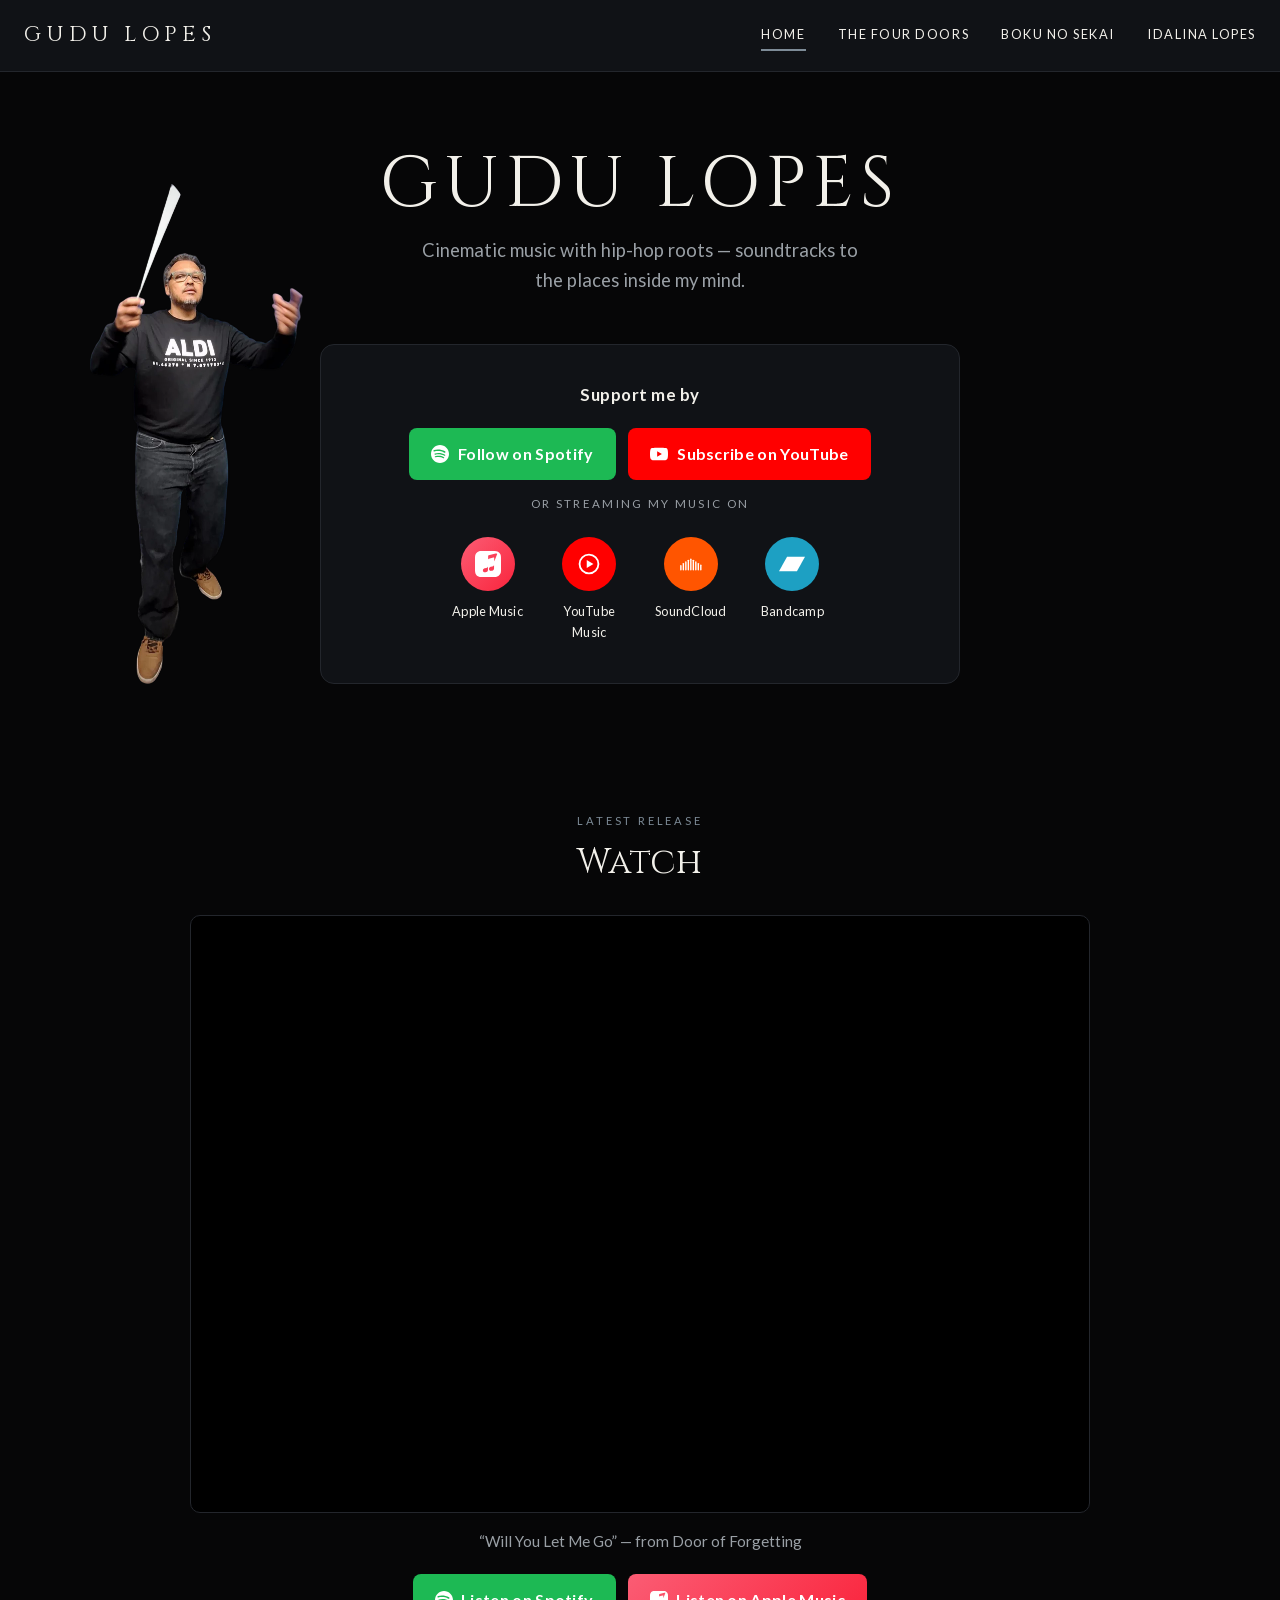
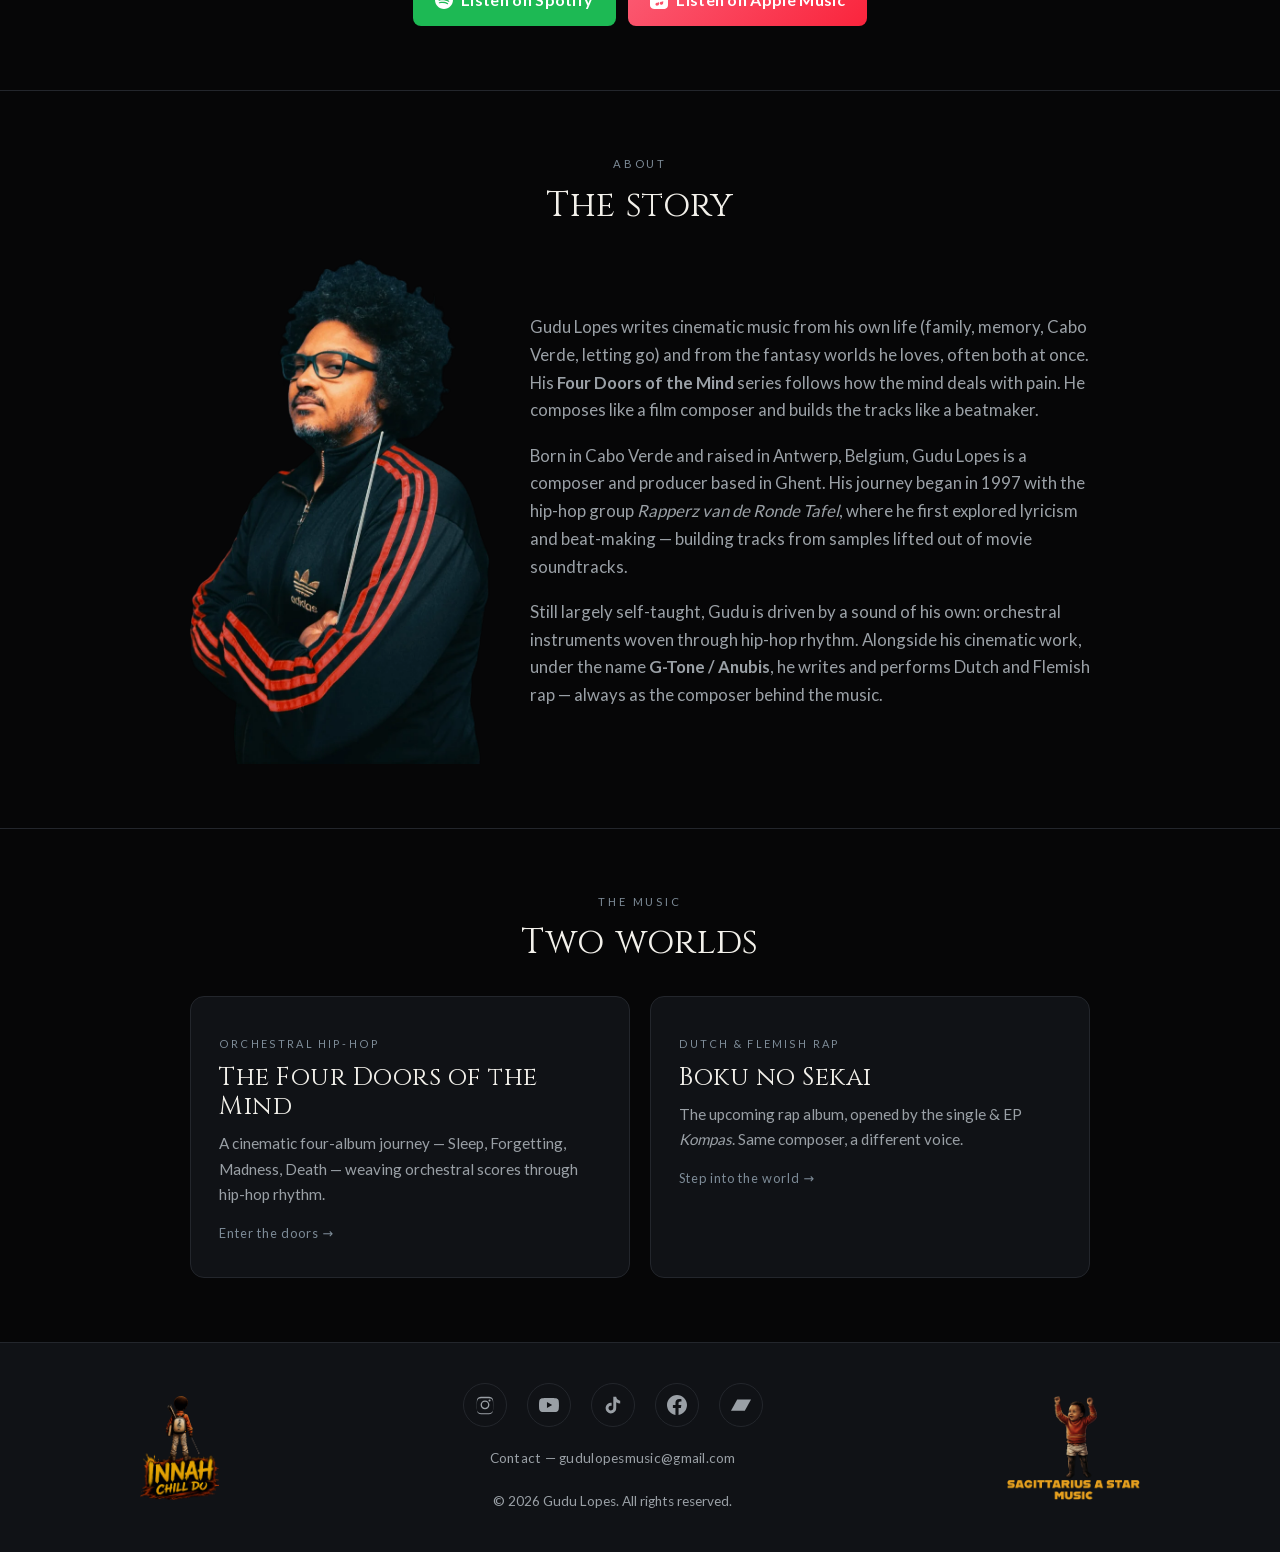
<file: index.html>
<!DOCTYPE html>
<html lang="en">
<head>
    <meta charset="UTF-8">
    <meta name="viewport" content="width=device-width, initial-scale=1.0">
    <meta name="theme-color" content="#060607">
    <!-- EDIT: PAGE TITLE (browser tab + Google result) -->
    <title>Gudu Lopes | Composer &amp; Producer</title>
    <!-- EDIT: SEARCH DESCRIPTION -->
    <meta name="description" content="Cinematic music with hip-hop roots — soundtracks to the places inside his mind. Gudu Lopes, composer and producer from Ghent, Belgium. Listen on Spotify, Apple Music and YouTube.">

    <meta property="og:type" content="music.musician">
    <meta property="og:site_name" content="Gudu Lopes">
    <meta property="og:title" content="Gudu Lopes | Composer &amp; Producer">
    <meta property="og:description" content="Cinematic music with hip-hop roots — soundtracks to the places inside his mind. Gudu Lopes, composer and producer from Ghent, Belgium. Listen on Spotify, Apple Music and YouTube.">
    <meta property="og:url" content="https://gudulopes.com/">
    <meta property="og:image" content="https://gudulopes.com/assets/images/og-image.png">
    <meta property="og:image:width" content="1200">
    <meta property="og:image:height" content="630">
    <meta property="og:image:alt" content="Gudu Lopes">
    <meta name="twitter:card" content="summary_large_image">

    <link rel="icon" href="assets/images/favicon.png" type="image/png">
    <link rel="icon" sizes="32x32" href="assets/images/favicon-32.png" type="image/png">
    <link rel="apple-touch-icon" href="assets/images/favicon.png">
    <link rel="canonical" href="https://gudulopes.com/">
    <link rel="stylesheet" href="css/style.css?v=16">
</head>
<body>
    <a class="skip-link" href="#main">Skip to content</a>
    <script type="application/ld+json">
    {"@context":"https://schema.org","@type":"MusicGroup","name":"Gudu Lopes",
     "url":"https://gudulopes.com","genre":["Orchestral hip-hop","Hip-hop","Rap"],
     "sameAs":["https://open.spotify.com/artist/3lErfSGYrKxq03sB53J5Nc",
       "https://music.apple.com/be/artist/gudu-lopes/1650259241",
       "https://www.youtube.com/channel/UC9ApbYx-4tsoGPxydhpVU5Q",
       "https://music.youtube.com/channel/UCkzsEPMuonVdNBuLclTB6sQ",
       "https://soundcloud.com/gudulopes",
       "https://instagram.com/gudu_lopes",
       "https://gudulopes.bandcamp.com"]}
    </script>

    <!-- EDIT: PREMIERE BAR — only around a YouTube Premiere.
         To switch it on: delete the two short lines that wrap the aside below
         (the opening comment marker line just above it, and the closing
         comment marker line just below it).
         Fill in SONG TITLE, the date/time WITH timezone, and PASTE_ID.
         Keep the plain watch URL (no ?sub_confirmation=1) so visitors reach
         YouTube's "Notify me" button. After the premiere, wrap it again or delete it. -->
    <!--
    <aside class="premiere-bar" aria-label="Upcoming premiere">
        <span><strong>Premiere</strong> &middot; &ldquo;SONG TITLE&rdquo; &middot; DAY DD MON, HH:MM CET</span>
        <a href="https://www.youtube.com/watch?v=PASTE_ID" target="_blank" rel="noopener">Set a reminder</a>
    </aside>
    -->

    <!-- NAVIGATION — repeated on every page. Change a link here? Change it in
         every .html file (they each hold their own copy — no build step). -->
    <nav class="main-nav">
        <a href="index.html" class="logo">GUDU LOPES</a>
        <button class="nav-toggle" aria-label="Open menu" aria-controls="nav-links" aria-expanded="false">
            <span></span><span></span><span></span>
        </button>
        <ul class="nav-links" id="nav-links">
            <li><a href="index.html" aria-current="page">Home</a></li>
            <li><a href="four-doors.html">The Four Doors</a></li>
            <li><a href="boku-no-sekai.html">Boku no Sekai</a></li>
            <li><a href="idalina-lopes.html">Idalina Lopes</a></li>
        </ul>
    </nav>

    <main id="main">
        <header class="hero">
            <div class="hero-inner">
                <div class="hero-text">
                    <h1>GUDU LOPES</h1>
                    <!-- EDIT: TAGLINE -->
                    <p class="tagline">Cinematic music with hip-hop roots — soundtracks to the places inside my mind.</p>
                </div>
                <!-- EDIT: HERO FIGURE — swap the src to change the photo. -->
                <figure class="hero-figure">
                    <img src="assets/images/gudu-conducting.webp" alt="Gudu Lopes conducting mid-gesture, baton raised" width="425" height="1000" fetchpriority="high">
                </figure>
            </div>
        </header>

        <!-- ===================== STREAMING CARD ===================== -->
        <!-- EDIT: STREAMING LINKS — change only the address inside href="..." -->
        <section class="stream-section" aria-label="Listen to Gudu Lopes">
          <div class="stream-stage">
            <!-- Decorative conductor, desktop only — "conducts" the support card. -->
            <figure class="stream-figure" aria-hidden="true">
                <img src="assets/images/gudu-conducting.webp" alt="" width="425" height="1000" loading="lazy">
            </figure>
            <div class="stream-card">
                <h2>Support me by</h2>
                <!-- EDIT: PRIMARY ACTIONS — Follow on Spotify + Subscribe on YouTube.
                     The YouTube link uses ?sub_confirmation=1 to pop the subscribe prompt. -->
                <div class="follow-wrap">
                    <a class="btn-listen btn-spotify" href="https://open.spotify.com/artist/3lErfSGYrKxq03sB53J5Nc" target="_blank" rel="noopener">
                        <svg viewBox="0 0 24 24" width="18" height="18" fill="currentColor" aria-hidden="true"><path d="M12 0C5.4 0 0 5.4 0 12s5.4 12 12 12 12-5.4 12-12S18.66 0 12 0zm5.521 17.34c-.24.359-.66.48-1.021.24-2.82-1.74-6.36-2.101-10.561-1.141-.418.122-.779-.179-.899-.539-.12-.421.18-.78.54-.9 4.56-1.021 8.52-.6 11.64 1.32.42.18.54.659.301 1.02zm1.44-3.3c-.301.42-.84.6-1.262.3-3.239-1.98-8.159-2.58-11.939-1.38-.479.12-1.02-.12-1.14-.6-.12-.48.12-1.021.6-1.141C9.6 9.9 15 10.561 18.72 12.84c.361.181.54.84.241 1.2zM17.52 10.2C13.68 7.92 7.92 7.74 4.62 8.76c-.6.18-1.2-.18-1.38-.72-.18-.6.18-1.2.72-1.38 3.96-1.2 10.32-1.02 14.76 1.62.54.3.72 1.02.42 1.56-.3.54-1.02.72-1.62.36z"/></svg>
                        Follow on Spotify
                    </a>
                    <a class="btn-listen btn-youtube" href="https://www.youtube.com/channel/UC9ApbYx-4tsoGPxydhpVU5Q?sub_confirmation=1" target="_blank" rel="noopener">
                        <svg viewBox="0 0 24 24" width="18" height="18" fill="currentColor" aria-hidden="true"><path d="M23.498 6.186a3.016 3.016 0 0 0-2.122-2.136C19.505 3.545 12 3.545 12 3.545s-7.505 0-9.377.505A3.017 3.017 0 0 0 .502 6.186C0 8.07 0 12 0 12s0 3.93.502 5.814a3.016 3.016 0 0 0 2.122 2.136c1.871.505 9.376.505 9.376.505s7.505 0 9.377-.505a3.015 3.015 0 0 0 2.122-2.136C24 15.93 24 12 24 12s0-3.93-.502-5.814zM9.545 15.568V8.432L15.818 12l-6.273 3.568z"/></svg>
                        Subscribe on YouTube
                    </a>
                </div>
                <p class="stream-or">or streaming my music on</p>
                <div class="stream-grid">
                    <!-- Spotify and YouTube are NOT repeated here: they are the two
                         buttons above (Follow / Subscribe), so every link in this row
                         goes somewhere new. -->
                    <a class="stream-link" href="https://music.apple.com/be/artist/gudu-lopes/1650259241" target="_blank" rel="noopener">
                        <span class="stream-icon apple" aria-hidden="true"><svg viewBox="0 0 24 24" fill="currentColor"><path d="M23.997 6.124a9.23 9.23 0 0 0-.24-2.19c-.317-1.31-1.062-2.31-2.18-3.043a5.022 5.022 0 0 0-1.877-.726 10.496 10.496 0 0 0-1.564-.15c-.04-.003-.083-.01-.124-.013H5.988c-.152.01-.303.017-.455.026-.747.043-1.49.123-2.193.4-1.336.53-2.3 1.452-2.865 2.78-.192.448-.292.925-.363 1.408-.056.392-.088.785-.1 1.18 0 .032-.007.062-.01.093v12.223c.01.14.017.283.027.424.05.815.154 1.624.497 2.373.65 1.42 1.738 2.353 3.234 2.802.42.127.856.187 1.293.228.555.053 1.11.06 1.667.06h11.03a12.5 12.5 0 0 0 1.57-.1c.822-.106 1.596-.35 2.295-.81a5.046 5.046 0 0 0 1.88-2.207c.186-.42.293-.87.37-1.324.113-.675.138-1.358.137-2.04-.002-3.8 0-7.595-.003-11.393zm-6.423 3.99v5.712c0 .417-.058.827-.244 1.206-.29.59-.76.962-1.388 1.14-.35.1-.706.157-1.07.173-.95.045-1.773-.6-1.943-1.536a1.88 1.88 0 0 1 1.09-2.077c.31-.14.646-.198.983-.24.317-.04.633-.088.947-.15.5-.1.947-.318 1.278-.72.334-.402.5-.87.5-1.394V6.42c0-.238-.135-.408-.377-.4-.13.006-.256.045-.386.075l-4.11 1.05a1.14 1.14 0 0 0-.888 1.126v8.87c0 .418-.058.828-.244 1.207-.29.59-.76.96-1.388 1.14-.35.1-.706.157-1.07.173-.95.045-1.773-.6-1.943-1.537a1.88 1.88 0 0 1 1.09-2.076c.31-.14.646-.199.983-.24.317-.04.633-.09.947-.15.5-.1.947-.32 1.278-.72.334-.404.5-.87.5-1.396V4.786c0-.417.166-.664.57-.766l6.363-1.63c.24-.058.48-.113.72-.17.42-.098.72.09.72.53z"/></svg></span>
                        Apple Music
                    </a>
                    <a class="stream-link" href="https://music.youtube.com/channel/UCkzsEPMuonVdNBuLclTB6sQ" target="_blank" rel="noopener">
                        <span class="stream-icon ytm" aria-hidden="true"><svg viewBox="0 0 24 24" fill="currentColor"><path fill="none" stroke="currentColor" stroke-width="1.7" d="M12 3.3a8.7 8.7 0 1 0 0 17.4 8.7 8.7 0 0 0 0-17.4z"/><path d="M9.9 8.2l6.2 3.8-6.2 3.8z"/></svg></span>
                        YouTube Music
                    </a>
                    <a class="stream-link" href="https://soundcloud.com/gudulopes" target="_blank" rel="noopener">
                        <span class="stream-icon sc" aria-hidden="true"><svg viewBox="0 0 24 24" fill="currentColor"><rect x="2" y="13" width="1.3" height="5" rx=".65"/><rect x="4.3" y="11" width="1.3" height="7" rx=".65"/><rect x="6.6" y="9.5" width="1.3" height="8.5" rx=".65"/><rect x="8.9" y="8" width="1.3" height="10" rx=".65"/><rect x="11.2" y="7" width="1.3" height="11" rx=".65"/><rect x="13.5" y="8" width="1.3" height="10" rx=".65"/><rect x="15.8" y="9.5" width="1.3" height="8.5" rx=".65"/><rect x="18.1" y="11" width="1.3" height="7" rx=".65"/><rect x="20.4" y="12.5" width="1.3" height="5.5" rx=".65"/></svg></span>
                        SoundCloud
                    </a>
                    <a class="stream-link" href="https://gudulopes.bandcamp.com/follow_me" target="_blank" rel="noopener">
                        <span class="stream-icon bc" aria-hidden="true"><svg viewBox="0 0 24 24" fill="currentColor"><path d="M0 18.75l7.437-13.5H24l-7.438 13.5H0z"/></svg></span>
                        Bandcamp
                    </a>
                </div>
            </div>
          </div>
        </section>

        <!-- ===================== LATEST VIDEO ===================== -->
        <section class="section" aria-labelledby="video-h">
            <div class="container">
                <span class="eyebrow">Latest release</span>
                <h2 id="video-h">Watch</h2>
                <!-- EDIT: LATEST VIDEO — a video is set below. To change it, replace
                     only the ID after /embed/ on the iframe with the new YouTube ID
                     (the part after v= in the watch URL). Keep the youtube-nocookie
                     domain and the rest of the line.
                     PREMIERE TIP: a premiere's ID works here too. Before the
                     premiere the box shows YouTube's countdown; afterwards it
                     becomes the finished video on its own — nothing to change
                     back. Put the date in the caption below the box.
                     AFTER EACH RELEASE: also paste this ID into the song's slot
                     on its door page, or the video vanishes from the site when
                     the next release replaces it here. -->
                <div class="video-container">
                    <iframe src="https://www.youtube-nocookie.com/embed/qoFfPyTDzUM" title="Latest video by Gudu Lopes" loading="lazy" allow="accelerometer; autoplay; clipboard-write; encrypted-media; gyroscope; picture-in-picture" allowfullscreen></iframe>
                </div>
                <!-- EDIT: RELEASE CAPTION — e.g. release title + date. Leave empty to hide. -->
                <p style="text-align:center;color:var(--text-muted);margin-top:1rem;font-size:0.95rem;">&ldquo;Will You Let Me Go&rdquo; &mdash; from Door of Forgetting</p>
                <!-- EDIT: LATEST RELEASE STREAMING — the EP's album links. Swap or delete per release. -->
                <div class="listen-actions" style="justify-content:center;">
                    <a class="btn-listen btn-spotify" href="https://open.spotify.com/album/5tpr6IAao7nhShplsP6FkW" target="_blank" rel="noopener">
                        <svg viewBox="0 0 24 24" width="18" height="18" fill="currentColor" aria-hidden="true"><path d="M12 0C5.4 0 0 5.4 0 12s5.4 12 12 12 12-5.4 12-12S18.66 0 12 0zm5.521 17.34c-.24.359-.66.48-1.021.24-2.82-1.74-6.36-2.101-10.561-1.141-.418.122-.779-.179-.899-.539-.12-.421.18-.78.54-.9 4.56-1.021 8.52-.6 11.64 1.32.42.18.54.659.301 1.02zm1.44-3.3c-.301.42-.84.6-1.262.3-3.239-1.98-8.159-2.58-11.939-1.38-.479.12-1.02-.12-1.14-.6-.12-.48.12-1.021.6-1.141C9.6 9.9 15 10.561 18.72 12.84c.361.181.54.84.241 1.2zM17.52 10.2C13.68 7.92 7.92 7.74 4.62 8.76c-.6.18-1.2-.18-1.38-.72-.18-.6.18-1.2.72-1.38 3.96-1.2 10.32-1.02 14.76 1.62.54.3.72 1.02.42 1.56-.3.54-1.02.72-1.62.36z"/></svg>
                        Listen on Spotify
                    </a>
                    <a class="btn-listen btn-apple" href="https://music.apple.com/be/album/will-you-let-me-go-ep/6816202559" target="_blank" rel="noopener">
                        <svg viewBox="0 0 24 24" width="18" height="18" fill="currentColor" aria-hidden="true"><path d="M23.997 6.124a9.23 9.23 0 0 0-.24-2.19c-.317-1.31-1.062-2.31-2.18-3.043a5.022 5.022 0 0 0-1.877-.726 10.496 10.496 0 0 0-1.564-.15c-.04-.003-.083-.01-.124-.013H5.988c-.152.01-.303.017-.455.026-.747.043-1.49.123-2.193.4-1.336.53-2.3 1.452-2.865 2.78-.192.448-.292.925-.363 1.408-.056.392-.088.785-.1 1.18 0 .032-.007.062-.01.093v12.223c.01.14.017.283.027.424.05.815.154 1.624.497 2.373.65 1.42 1.738 2.353 3.234 2.802.42.127.856.187 1.293.228.555.053 1.11.06 1.667.06h11.03a12.5 12.5 0 0 0 1.57-.1c.822-.106 1.596-.35 2.295-.81a5.046 5.046 0 0 0 1.88-2.207c.186-.42.293-.87.37-1.324.113-.675.138-1.358.137-2.04-.002-3.8 0-7.595-.003-11.393zm-6.423 3.99v5.712c0 .417-.058.827-.244 1.206-.29.59-.76.962-1.388 1.14-.35.1-.706.157-1.07.173-.95.045-1.773-.6-1.943-1.536a1.88 1.88 0 0 1 1.09-2.077c.31-.14.646-.198.983-.24.317-.04.633-.088.947-.15.5-.1.947-.318 1.278-.72.334-.402.5-.87.5-1.394V6.42c0-.238-.135-.408-.377-.4-.13.006-.256.045-.386.075l-4.11 1.05a1.14 1.14 0 0 0-.888 1.126v8.87c0 .418-.058.828-.244 1.207-.29.59-.76.96-1.388 1.14-.35.1-.706.157-1.07.173-.95.045-1.773-.6-1.943-1.537a1.88 1.88 0 0 1 1.09-2.076c.31-.14.646-.199.983-.24.317-.04.633-.09.947-.15.5-.1.947-.32 1.278-.72.334-.404.5-.87.5-1.396V4.786c0-.417.166-.664.57-.766l6.363-1.63c.24-.058.48-.113.72-.17.42-.098.72.09.72.53z"/></svg>
                        Listen on Apple Music
                    </a>
                </div>
            </div>
        </section>

        <!-- ===================== BIO ===================== -->
        <section class="section" aria-labelledby="bio-h">
            <div class="container">
                <span class="eyebrow">About</span>
                <h2 id="bio-h">The story</h2>
                <!-- EDIT: BIO -->
                <div class="bio bio-layout">
                    <figure class="bio-portrait">
                        <!-- EDIT: PORTRAIT — swap the src to change the photo. -->
                        <img src="assets/images/gudu-portrait.webp" alt="Gudu Lopes as his conductor persona Innah Chill Do, arms crossed and holding a baton" width="653" height="1100" loading="lazy">
                    </figure>
                    <div class="bio-text">
                        <!-- Definition (decided 5 Nov 2026): keep this paragraph word for word. -->
                        <p>Gudu Lopes writes cinematic music from his own life (family, memory, Cabo Verde, letting go) and from the fantasy worlds he loves, often both at once. His <strong>Four Doors of the Mind</strong> series follows how the mind deals with pain. He composes like a film composer and builds the tracks like a beatmaker.</p>
                        <p>Born in Cabo Verde and raised in Antwerp, Belgium, Gudu Lopes is a composer and producer based in Ghent. His journey began in 1997 with the hip-hop group <em>Rapperz van de Ronde Tafel</em>, where he first explored lyricism and beat-making — building tracks from samples lifted out of movie soundtracks.</p>
                        <p>Still largely self-taught, Gudu is driven by a sound of his own: orchestral instruments woven through hip-hop rhythm. Alongside his cinematic work, under the name <strong>G-Tone / Anubis</strong>, he writes and performs Dutch and Flemish rap — always as the composer behind the music.</p>
                    </div>
                </div>
            </div>
        </section>

        <!-- ===================== WORLDS / WINGS ===================== -->
        <section class="section" aria-labelledby="worlds-h">
            <div class="container">
                <span class="eyebrow">The music</span>
                <h2 id="worlds-h">Two worlds</h2>
                <div class="worlds-grid">
                    <a class="world-card" href="four-doors.html">
                        <span class="kicker">Orchestral hip-hop</span>
                        <h3>The Four Doors of the Mind</h3>
                        <p>A cinematic four-album journey — Sleep, Forgetting, Madness, Death — weaving orchestral scores through hip-hop rhythm.</p>
                        <span class="enter">Enter the doors &rarr;</span>
                    </a>
                    <a class="world-card" href="boku-no-sekai.html">
                        <span class="kicker">Dutch &amp; Flemish rap</span>
                        <h3>Boku no Sekai</h3>
                        <p>The upcoming rap album, opened by the single &amp; EP <em>Kompas</em>. Same composer, a different voice.</p>
                        <span class="enter">Step into the world &rarr;</span>
                    </a>
                </div>
            </div>
        </section>
    </main>

    <footer>
      <div class="footer-grid">
        <!-- EDIT: BRAND LOGOS — persona (Innah Chill Do) left, label (Sagittarius A Star Music) right. -->
        <img class="persona-logo" src="assets/images/innah-chill-do-logo.png" alt="Innah Chill Do" width="322" height="420" loading="lazy">
        <!-- EDIT: SOCIAL LINKS — change the address inside each href="..." -->
            <nav class="socials" aria-label="Social media">
                <a href="https://instagram.com/gudu_lopes" target="_blank" rel="noopener" aria-label="Instagram">
                    <svg viewBox="0 0 24 24" fill="currentColor"><path d="M12 2.16c3.2 0 3.58.01 4.85.07 1.17.05 1.8.25 2.23.41.56.22.96.48 1.38.9.42.42.68.82.9 1.38.16.42.36 1.06.41 2.23.06 1.27.07 1.65.07 4.85s-.01 3.58-.07 4.85c-.05 1.17-.25 1.8-.41 2.23-.22.56-.48.96-.9 1.38-.42.42-.82.68-1.38.9-.42.16-1.06.36-2.23.41-1.27.06-1.65.07-4.85.07s-3.58-.01-4.85-.07c-1.17-.05-1.8-.25-2.23-.41a3.72 3.72 0 0 1-1.38-.9c-.42-.42-.68-.82-.9-1.38-.16-.42-.36-1.06-.41-2.23C2.17 15.58 2.16 15.2 2.16 12s.01-3.58.07-4.85c.05-1.17.25-1.8.41-2.23.22-.56.48-.96.9-1.38.42-.42.82-.68 1.38-.9.42-.16 1.06-.36 2.23-.41C8.42 2.17 8.8 2.16 12 2.16zm0 1.62c-3.15 0-3.52.01-4.76.07-1.15.05-1.77.24-2.19.4-.55.22-.94.47-1.35.88-.41.41-.66.8-.88 1.35-.16.42-.35 1.04-.4 2.19-.06 1.24-.07 1.61-.07 4.76s.01 3.52.07 4.76c.05 1.15.24 1.77.4 2.19.22.55.47.94.88 1.35.41.41.8.66 1.35.88.42.16 1.04.35 2.19.4 1.24.06 1.61.07 4.76.07s3.52-.01 4.76-.07c1.15-.05 1.77-.24 2.19-.4.55-.22.94-.47 1.35-.88.41-.41.66-.8.88-1.35.16-.42.35-1.04.4-2.19.06-1.24.07-1.61.07-4.76s-.01-3.52-.07-4.76c-.05-1.15-.24-1.77-.4-2.19a3.64 3.64 0 0 0-.88-1.35 3.64 3.64 0 0 0-1.35-.88c-.42-.16-1.04-.35-2.19-.4-1.24-.06-1.61-.07-4.76-.07zm0 2.76a5.3 5.3 0 1 1 0 10.6 5.3 5.3 0 0 1 0-10.6zm0 1.62a3.68 3.68 0 1 0 0 7.36 3.68 3.68 0 0 0 0-7.36zm5.5-2.9a1.24 1.24 0 1 1 0 2.48 1.24 1.24 0 0 1 0-2.48z"/></svg>
                </a>
                <a href="https://www.youtube.com/channel/UC9ApbYx-4tsoGPxydhpVU5Q?sub_confirmation=1" target="_blank" rel="noopener" aria-label="YouTube">
                    <svg viewBox="0 0 24 24" fill="currentColor"><path d="M23.498 6.186a3.016 3.016 0 0 0-2.122-2.136C19.505 3.545 12 3.545 12 3.545s-7.505 0-9.377.505A3.017 3.017 0 0 0 .502 6.186C0 8.07 0 12 0 12s0 3.93.502 5.814a3.016 3.016 0 0 0 2.122 2.136c1.871.505 9.376.505 9.376.505s7.505 0 9.377-.505a3.015 3.015 0 0 0 2.122-2.136C24 15.93 24 12 24 12s0-3.93-.502-5.814zM9.545 15.568V8.432L15.818 12l-6.273 3.568z"/></svg>
                </a>
                <a href="https://tiktok.com/@gudulopes" target="_blank" rel="noopener" aria-label="TikTok">
                    <svg viewBox="0 0 24 24" fill="currentColor"><path d="M19.59 6.69a4.83 4.83 0 0 1-3.77-4.25V2h-3.45v13.67a2.89 2.89 0 0 1-5.2 1.74 2.89 2.89 0 0 1 2.31-4.64c.3 0 .6.05.88.13V9.4a6.33 6.33 0 0 0-1-.05A6.34 6.34 0 0 0 5 20.1a6.34 6.34 0 0 0 10.86-4.43v-7a8.16 8.16 0 0 0 4.77 1.52v-3.4a4.85 4.85 0 0 1-1.04-.1z"/></svg>
                </a>
                <a href="https://facebook.com/people/Gudu-Lopes/61563742814022" target="_blank" rel="noopener" aria-label="Facebook">
                    <svg viewBox="0 0 24 24" fill="currentColor"><path d="M24 12.07C24 5.4 18.63 0 12 0S0 5.4 0 12.07C0 18.1 4.39 23.1 10.13 24v-8.44H7.08v-3.49h3.05V9.41c0-3.02 1.79-4.69 4.53-4.69 1.31 0 2.68.24 2.68.24v2.97h-1.51c-1.49 0-1.96.93-1.96 1.89v2.25h3.33l-.53 3.49h-2.8V24C19.61 23.1 24 18.1 24 12.07z"/></svg>
                </a>
                <a href="https://gudulopes.bandcamp.com" target="_blank" rel="noopener" aria-label="Bandcamp">
                    <svg viewBox="0 0 24 24" fill="currentColor"><path d="M0 18.75l7.437-13.5H24l-7.438 13.5H0z"/></svg>
                </a>
            </nav>
        <!-- EDIT: CONTACT — change the address inside href="mailto:..." -->
        <p class="footer-contact"><a href="mailto:gudulopesmusic@gmail.com">Contact — gudulopesmusic@gmail.com</a></p>
        <img class="label-logo" src="assets/images/sagittarius-logo-tight.png" alt="Sagittarius A Star Music" width="589" height="459" loading="lazy">
        <!-- EDIT: FOOTER TEXT -->
        <p class="footer-copy">&copy; 2026 Gudu Lopes. All rights reserved.</p>
      </div>
    </footer>

    <script src="js/script.js"></script>
    <!-- Visitor counter (GoatCounter): no cookies. Stats: https://guduboy.goatcounter.com -->
    <script data-goatcounter="https://guduboy.goatcounter.com/count"
            async src="https://gc.zgo.at/count.js"></script>
</body>
</html>
</file>
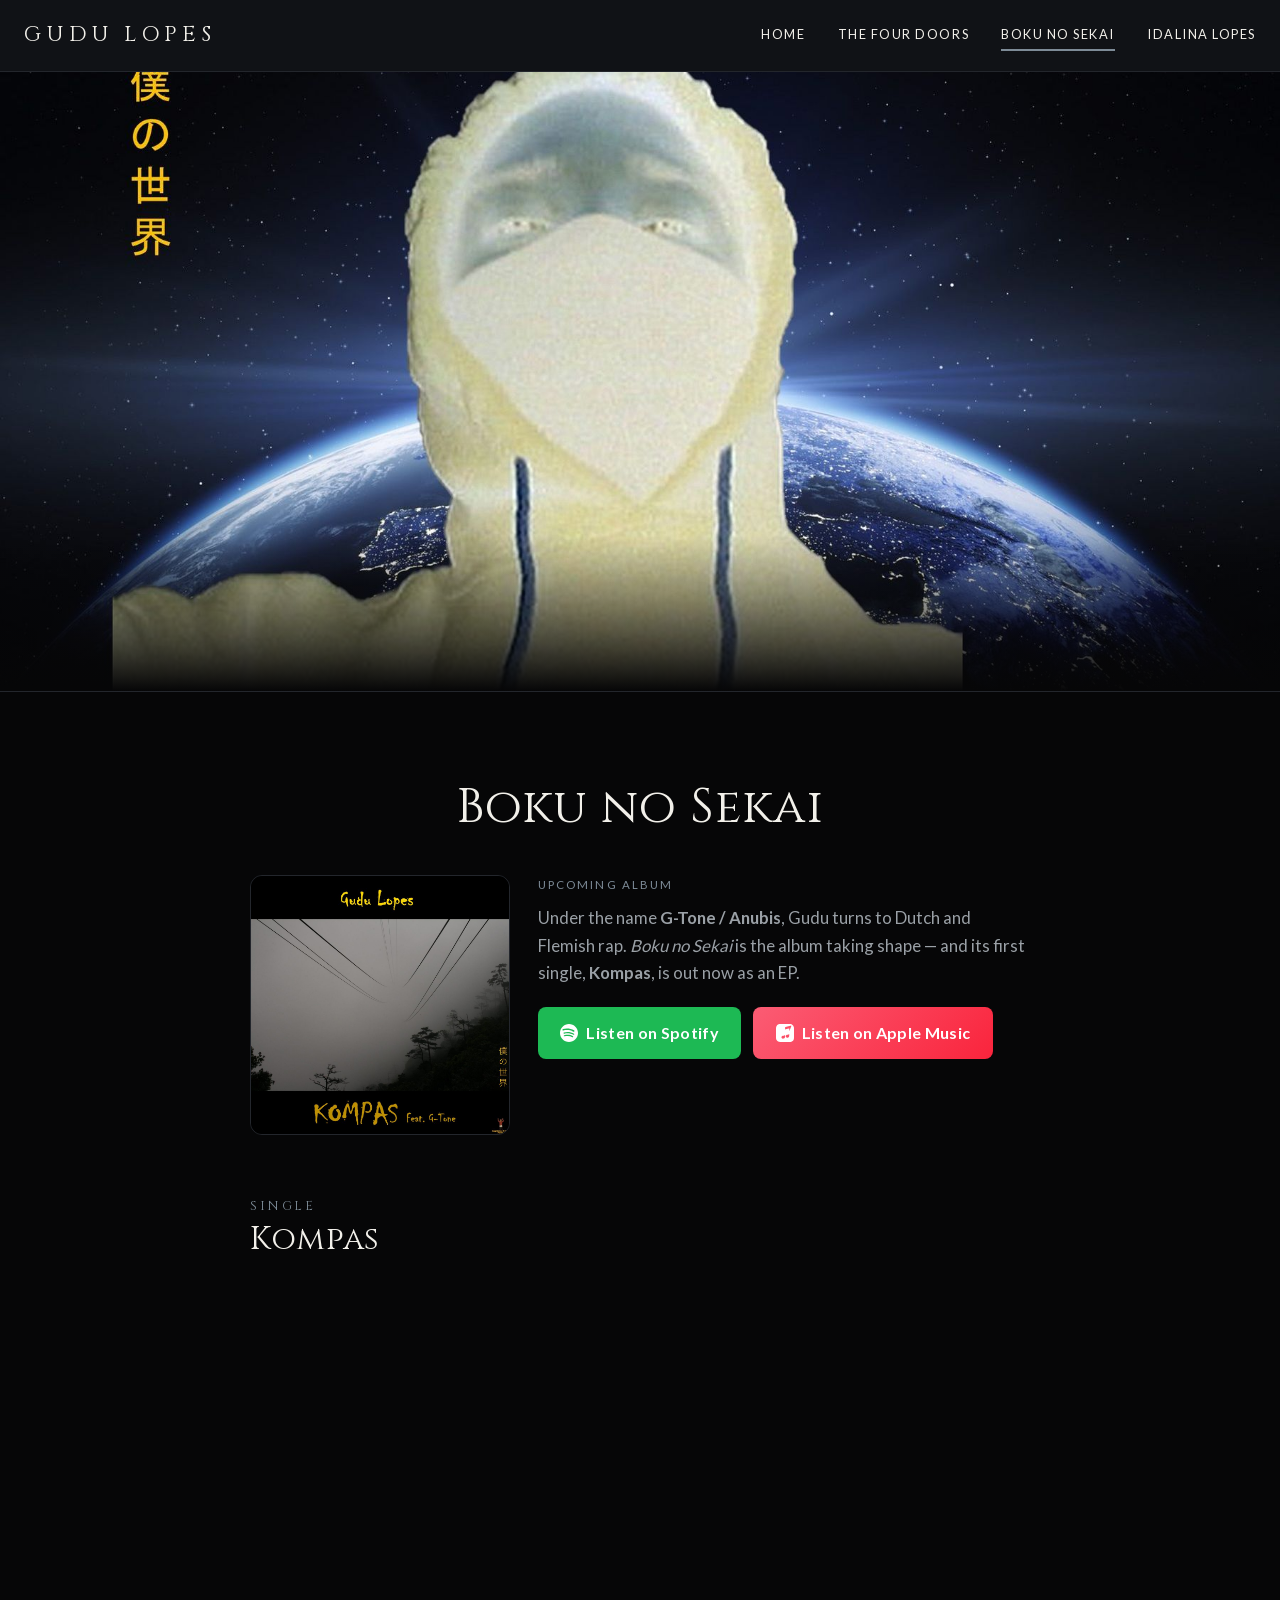
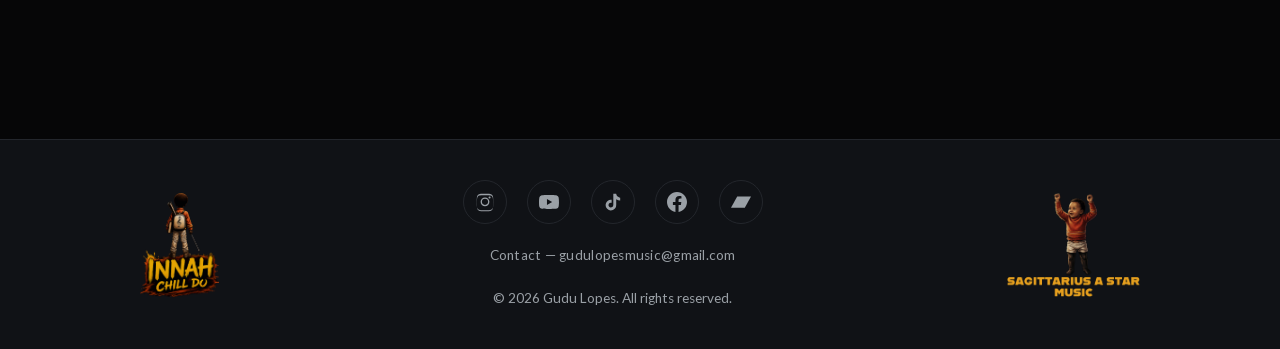
<file: boku-no-sekai.html>
<!DOCTYPE html>
<html lang="en">
<head>
    <meta charset="UTF-8">
    <meta name="viewport" content="width=device-width, initial-scale=1.0">
    <meta name="theme-color" content="#060607">
    <!-- EDIT: PAGE TITLE (browser tab + Google result) -->
    <title>Boku no Sekai | Gudu Lopes</title>
    <!-- EDIT: SEARCH DESCRIPTION -->
    <meta name="description" content="Boku no Sekai — the upcoming Dutch/Flemish rap album by Gudu Lopes (as G-Tone / Anubis), opened by the single and EP Kompas.">

    <meta property="og:type" content="music.album">
    <meta property="og:site_name" content="Gudu Lopes">
    <meta property="og:title" content="Boku no Sekai | Gudu Lopes">
    <meta property="og:description" content="Boku no Sekai — the upcoming Dutch/Flemish rap album by Gudu Lopes (as G-Tone / Anubis), opened by the single and EP Kompas.">
    <meta property="og:url" content="https://gudulopes.com/boku-no-sekai.html">
    <meta property="og:image" content="https://gudulopes.com/assets/images/kompas-cover.jpg">
    <meta property="og:image:width" content="1000">
    <meta property="og:image:height" content="1000">
    <meta property="og:image:alt" content="Kompas — Boku no Sekai cover art">
    <meta name="twitter:card" content="summary_large_image">

    <link rel="icon" href="assets/images/favicon.png" type="image/png">
    <link rel="icon" sizes="32x32" href="assets/images/favicon-32.png" type="image/png">
    <link rel="apple-touch-icon" href="assets/images/favicon.png">
    <link rel="canonical" href="https://gudulopes.com/boku-no-sekai.html">
    <link rel="stylesheet" href="css/style.css?v=16">
</head>
<body>
    <a class="skip-link" href="#main">Skip to content</a>

    <!-- NAVIGATION — repeated on every page. Change a link here? Change it in
         every .html file (they each hold their own copy — no build step). -->
    <nav class="main-nav">
        <a href="index.html" class="logo">GUDU LOPES</a>
        <button class="nav-toggle" aria-label="Open menu" aria-controls="nav-links" aria-expanded="false">
            <span></span><span></span><span></span>
        </button>
        <ul class="nav-links" id="nav-links">
            <li><a href="index.html">Home</a></li>
            <li><a href="four-doors.html">The Four Doors</a></li>
            <li><a href="boku-no-sekai.html" aria-current="page">Boku no Sekai</a></li>
            <li><a href="idalina-lopes.html">Idalina Lopes</a></li>
        </ul>
    </nav>

    <main id="main">
        <!-- EDIT: PAGE BANNER — swap the src to change the hero image. -->
        <div class="hero-banner">
            <img src="assets/images/boku-banner-web-cropped.jpg" alt="Boku no Sekai — a masked, hooded figure gazing upward against the Earth seen from space" width="1800" height="900" fetchpriority="high">
        </div>
        <header class="page-header">
            <h1>Boku no Sekai</h1>
        </header>

        <section class="album-head" aria-label="Album overview">
            <!-- EDIT: COVER ART — upload a square image named "boku-cover.jpg" into assets/images/. -->
            <div class="cover">
                <div class="cover-fallback">Boku no Sekai</div>
                <img src="assets/images/kompas-cover.jpg" alt="Kompas — Boku no Sekai cover art" onerror="this.remove()">
            </div>
            <div>
                <!-- EDIT: RELEASE LINE -->
                <p class="release-meta">Upcoming album</p>
                <!-- EDIT: INTRO / STORY -->
                <div class="track-story" style="margin-top:0;">
                    <p>Under the name <strong>G-Tone / Anubis</strong>, Gudu turns to Dutch and Flemish rap. <em>Boku no Sekai</em> is the album taking shape — and its first single, <strong>Kompas</strong>, is out now as an EP.</p>
                </div>
                <div class="listen-actions">
                    <!-- EDIT: STREAMING LINKS -->
                    <a class="btn-listen btn-spotify" href="https://open.spotify.com/album/0LX1u2npu3flipmsjfS6ml" target="_blank" rel="noopener">
                        <svg viewBox="0 0 24 24" width="18" height="18" fill="currentColor" aria-hidden="true"><path d="M12 0C5.4 0 0 5.4 0 12s5.4 12 12 12 12-5.4 12-12S18.66 0 12 0zm5.521 17.34c-.24.359-.66.48-1.021.24-2.82-1.74-6.36-2.101-10.561-1.141-.418.122-.779-.179-.899-.539-.12-.421.18-.78.54-.9 4.56-1.021 8.52-.6 11.64 1.32.42.18.54.659.301 1.02zm1.44-3.3c-.301.42-.84.6-1.262.3-3.239-1.98-8.159-2.58-11.939-1.38-.479.12-1.02-.12-1.14-.6-.12-.48.12-1.021.6-1.141C9.6 9.9 15 10.561 18.72 12.84c.361.181.54.84.241 1.2zM17.52 10.2C13.68 7.92 7.92 7.74 4.62 8.76c-.6.18-1.2-.18-1.38-.72-.18-.6.18-1.2.72-1.38 3.96-1.2 10.32-1.02 14.76 1.62.54.3.72 1.02.42 1.56-.3.54-1.02.72-1.62.36z"/></svg>
                        Listen on Spotify
                    </a>
                    <a class="btn-listen btn-apple" href="https://music.apple.com/be/album/kompas-ep/1827821793" target="_blank" rel="noopener">
                        <svg viewBox="0 0 24 24" width="18" height="18" fill="currentColor" aria-hidden="true"><path d="M23.997 6.124a9.23 9.23 0 0 0-.24-2.19c-.317-1.31-1.062-2.31-2.18-3.043a5.022 5.022 0 0 0-1.877-.726 10.496 10.496 0 0 0-1.564-.15c-.04-.003-.083-.01-.124-.013H5.988c-.152.01-.303.017-.455.026-.747.043-1.49.123-2.193.4-1.336.53-2.3 1.452-2.865 2.78-.192.448-.292.925-.363 1.408-.056.392-.088.785-.1 1.18 0 .032-.007.062-.01.093v12.223c.01.14.017.283.027.424.05.815.154 1.624.497 2.373.65 1.42 1.738 2.353 3.234 2.802.42.127.856.187 1.293.228.555.053 1.11.06 1.667.06h11.03a12.5 12.5 0 0 0 1.57-.1c.822-.106 1.596-.35 2.295-.81a5.046 5.046 0 0 0 1.88-2.207c.186-.42.293-.87.37-1.324.113-.675.138-1.358.137-2.04-.002-3.8 0-7.595-.003-11.393zm-6.423 3.99v5.712c0 .417-.058.827-.244 1.206-.29.59-.76.962-1.388 1.14-.35.1-.706.157-1.07.173-.95.045-1.773-.6-1.943-1.536a1.88 1.88 0 0 1 1.09-2.077c.31-.14.646-.198.983-.24.317-.04.633-.088.947-.15.5-.1.947-.318 1.278-.72.334-.402.5-.87.5-1.394V6.42c0-.238-.135-.408-.377-.4-.13.006-.256.045-.386.075l-4.11 1.05a1.14 1.14 0 0 0-.888 1.126v8.87c0 .418-.058.828-.244 1.207-.29.59-.76.96-1.388 1.14-.35.1-.706.157-1.07.173-.95.045-1.773-.6-1.943-1.537a1.88 1.88 0 0 1 1.09-2.076c.31-.14.646-.199.983-.24.317-.04.633-.09.947-.15.5-.1.947-.32 1.278-.72.334-.404.5-.87.5-1.396V4.786c0-.417.166-.664.57-.766l6.363-1.63c.24-.058.48-.113.72-.17.42-.098.72.09.72.53z"/></svg>
                        Listen on Apple Music
                    </a>
                </div>
            </div>
        </section>

        <div class="tracks">
            <article class="track">
                <span class="track-index">SINGLE</span>
                <!-- EDIT: SONG TITLE -->
                <h2>Kompas</h2>
                <!-- EDIT: Spotify player for the Kompas EP. To swap it, open the
                     album on Spotify → Share → Embed, and replace the src URL. -->
                <iframe class="spotify-embed" src="https://open.spotify.com/embed/album/0LX1u2npu3flipmsjfS6ml?utm_source=generator" width="100%" height="352" frameborder="0" loading="lazy" allow="autoplay; clipboard-write; encrypted-media; fullscreen; picture-in-picture" title="Kompas — Boku no Sekai on Spotify"></iframe>
                <!-- EDIT: STORY -->
                <div class="track-story"></div>
            </article>
        </div>
    </main>

    <footer>
      <div class="footer-grid">
        <!-- EDIT: BRAND LOGOS — persona (Innah Chill Do) left, label (Sagittarius A Star Music) right. -->
        <img class="persona-logo" src="assets/images/innah-chill-do-logo.png" alt="Innah Chill Do" width="322" height="420" loading="lazy">
        <!-- EDIT: SOCIAL LINKS — change the address inside each href="..." -->
            <nav class="socials" aria-label="Social media">
                <a href="https://instagram.com/gudu_lopes" target="_blank" rel="noopener" aria-label="Instagram">
                    <svg viewBox="0 0 24 24" fill="currentColor"><path d="M12 2.16c3.2 0 3.58.01 4.85.07 1.17.05 1.8.25 2.23.41.56.22.96.48 1.38.9.42.42.68.82.9 1.38.16.42.36 1.06.41 2.23.06 1.27.07 1.65.07 4.85s-.01 3.58-.07 4.85c-.05 1.17-.25 1.8-.41 2.23-.22.56-.48.96-.9 1.38-.42.42-.82.68-1.38.9-.42.16-1.06.36-2.23.41-1.27.06-1.65.07-4.85.07s-3.58-.01-4.85-.07c-1.17-.05-1.8-.25-2.23-.41a3.72 3.72 0 0 1-1.38-.9c-.42-.42-.68-.82-.9-1.38-.16-.42-.36-1.06-.41-2.23C2.17 15.58 2.16 15.2 2.16 12s.01-3.58.07-4.85c.05-1.17.25-1.8.41-2.23.22-.56.48-.96.9-1.38.42-.42.82-.68 1.38-.9.42-.16 1.06-.36 2.23-.41C8.42 2.17 8.8 2.16 12 2.16zm0 1.62c-3.15 0-3.52.01-4.76.07-1.15.05-1.77.24-2.19.4-.55.22-.94.47-1.35.88-.41.41-.66.8-.88 1.35-.16.42-.35 1.04-.4 2.19-.06 1.24-.07 1.61-.07 4.76s.01 3.52.07 4.76c.05 1.15.24 1.77.4 2.19.22.55.47.94.88 1.35.41.41.8.66 1.35.88.42.16 1.04.35 2.19.4 1.24.06 1.61.07 4.76.07s3.52-.01 4.76-.07c1.15-.05 1.77-.24 2.19-.4.55-.22.94-.47 1.35-.88.41-.41.66-.8.88-1.35.16-.42.35-1.04.4-2.19.06-1.24.07-1.61.07-4.76s-.01-3.52-.07-4.76c-.05-1.15-.24-1.77-.4-2.19a3.64 3.64 0 0 0-.88-1.35 3.64 3.64 0 0 0-1.35-.88c-.42-.16-1.04-.35-2.19-.4-1.24-.06-1.61-.07-4.76-.07zm0 2.76a5.3 5.3 0 1 1 0 10.6 5.3 5.3 0 0 1 0-10.6zm0 1.62a3.68 3.68 0 1 0 0 7.36 3.68 3.68 0 0 0 0-7.36zm5.5-2.9a1.24 1.24 0 1 1 0 2.48 1.24 1.24 0 0 1 0-2.48z"/></svg>
                </a>
                <a href="https://www.youtube.com/channel/UC9ApbYx-4tsoGPxydhpVU5Q?sub_confirmation=1" target="_blank" rel="noopener" aria-label="YouTube">
                    <svg viewBox="0 0 24 24" fill="currentColor"><path d="M23.498 6.186a3.016 3.016 0 0 0-2.122-2.136C19.505 3.545 12 3.545 12 3.545s-7.505 0-9.377.505A3.017 3.017 0 0 0 .502 6.186C0 8.07 0 12 0 12s0 3.93.502 5.814a3.016 3.016 0 0 0 2.122 2.136c1.871.505 9.376.505 9.376.505s7.505 0 9.377-.505a3.015 3.015 0 0 0 2.122-2.136C24 15.93 24 12 24 12s0-3.93-.502-5.814zM9.545 15.568V8.432L15.818 12l-6.273 3.568z"/></svg>
                </a>
                <a href="https://tiktok.com/@gudulopes" target="_blank" rel="noopener" aria-label="TikTok">
                    <svg viewBox="0 0 24 24" fill="currentColor"><path d="M19.59 6.69a4.83 4.83 0 0 1-3.77-4.25V2h-3.45v13.67a2.89 2.89 0 0 1-5.2 1.74 2.89 2.89 0 0 1 2.31-4.64c.3 0 .6.05.88.13V9.4a6.33 6.33 0 0 0-1-.05A6.34 6.34 0 0 0 5 20.1a6.34 6.34 0 0 0 10.86-4.43v-7a8.16 8.16 0 0 0 4.77 1.52v-3.4a4.85 4.85 0 0 1-1.04-.1z"/></svg>
                </a>
                <a href="https://facebook.com/people/Gudu-Lopes/61563742814022" target="_blank" rel="noopener" aria-label="Facebook">
                    <svg viewBox="0 0 24 24" fill="currentColor"><path d="M24 12.07C24 5.4 18.63 0 12 0S0 5.4 0 12.07C0 18.1 4.39 23.1 10.13 24v-8.44H7.08v-3.49h3.05V9.41c0-3.02 1.79-4.69 4.53-4.69 1.31 0 2.68.24 2.68.24v2.97h-1.51c-1.49 0-1.96.93-1.96 1.89v2.25h3.33l-.53 3.49h-2.8V24C19.61 23.1 24 18.1 24 12.07z"/></svg>
                </a>
                <a href="https://gudulopes.bandcamp.com" target="_blank" rel="noopener" aria-label="Bandcamp">
                    <svg viewBox="0 0 24 24" fill="currentColor"><path d="M0 18.75l7.437-13.5H24l-7.438 13.5H0z"/></svg>
                </a>
            </nav>
        <!-- EDIT: CONTACT — change the address inside href="mailto:..." -->
        <p class="footer-contact"><a href="mailto:gudulopesmusic@gmail.com">Contact — gudulopesmusic@gmail.com</a></p>
        <img class="label-logo" src="assets/images/sagittarius-logo-tight.png" alt="Sagittarius A Star Music" width="589" height="459" loading="lazy">
        <!-- EDIT: FOOTER TEXT -->
        <p class="footer-copy">&copy; 2026 Gudu Lopes. All rights reserved.</p>
      </div>
    </footer>

    <script src="js/script.js"></script>
    <!-- Visitor counter (GoatCounter): no cookies. Stats: https://guduboy.goatcounter.com -->
    <script data-goatcounter="https://guduboy.goatcounter.com/count"
            async src="https://gc.zgo.at/count.js"></script>
</body>
</html>
</file>
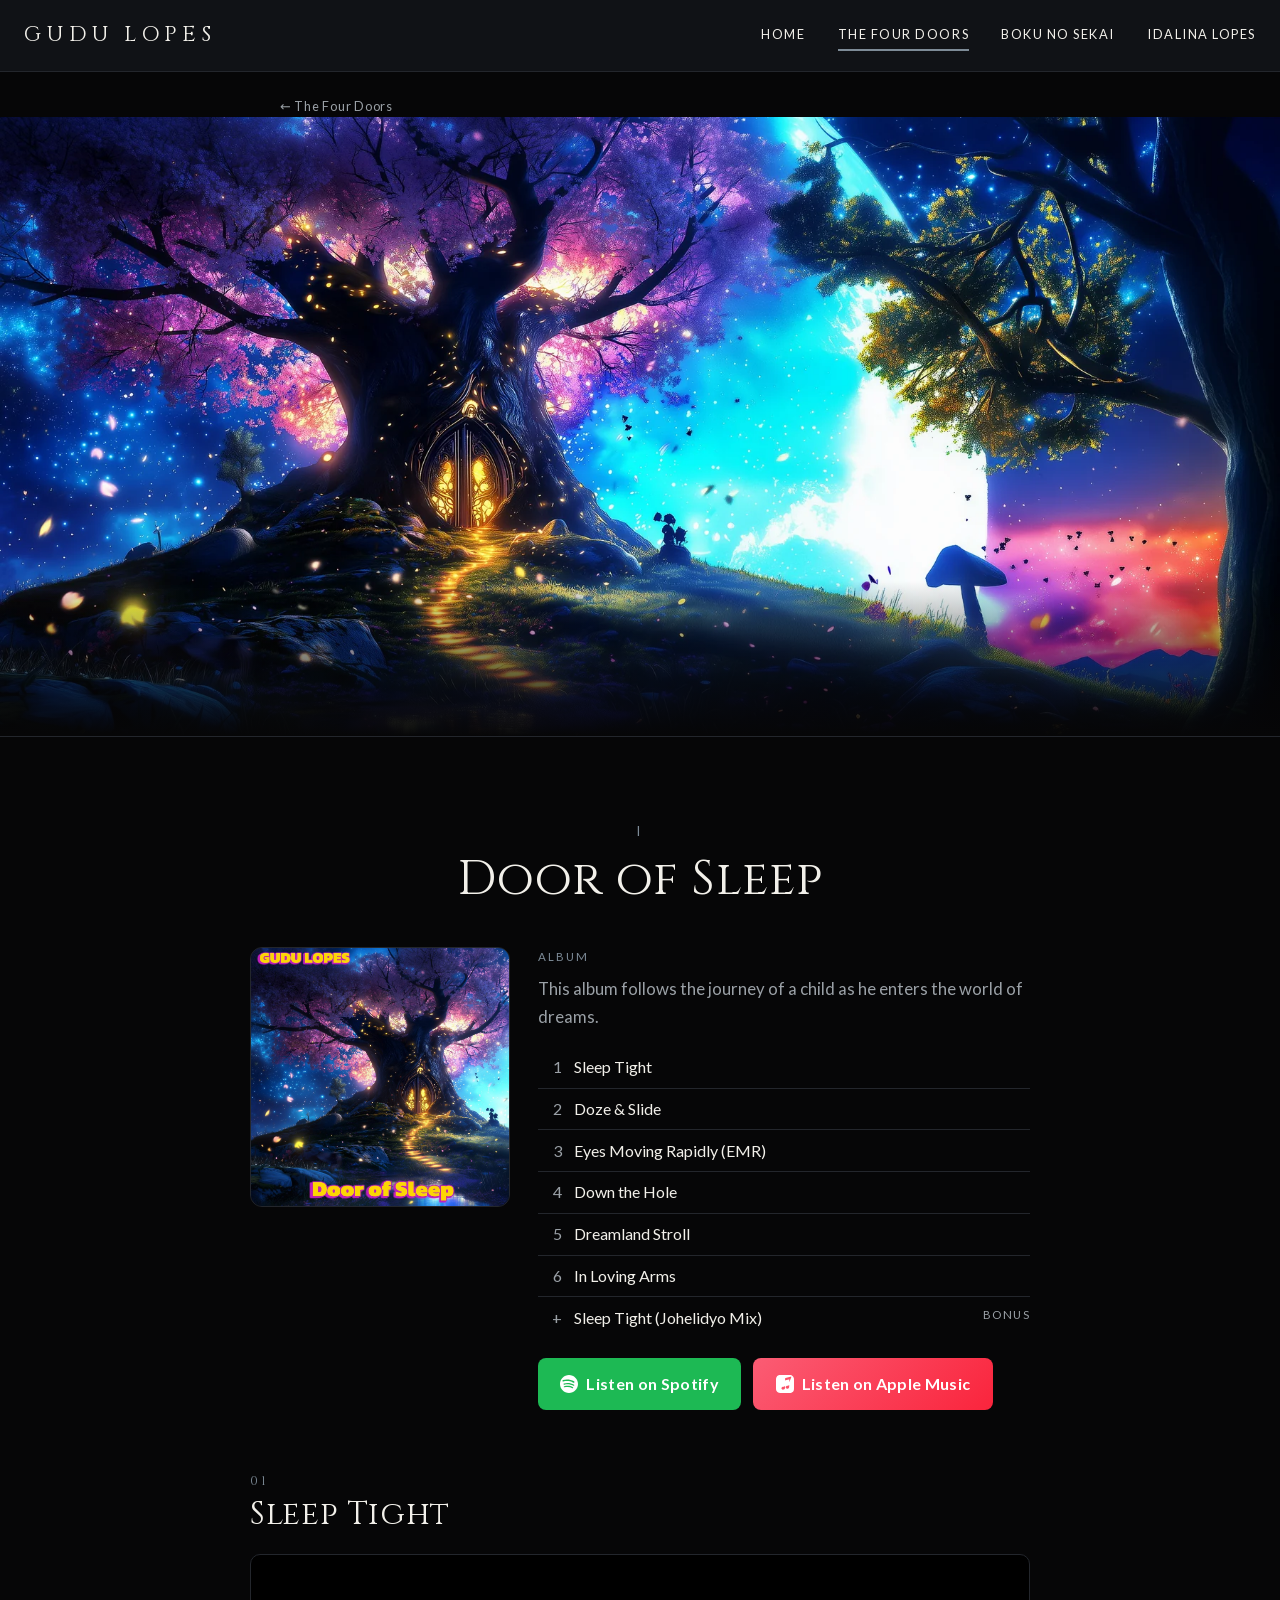
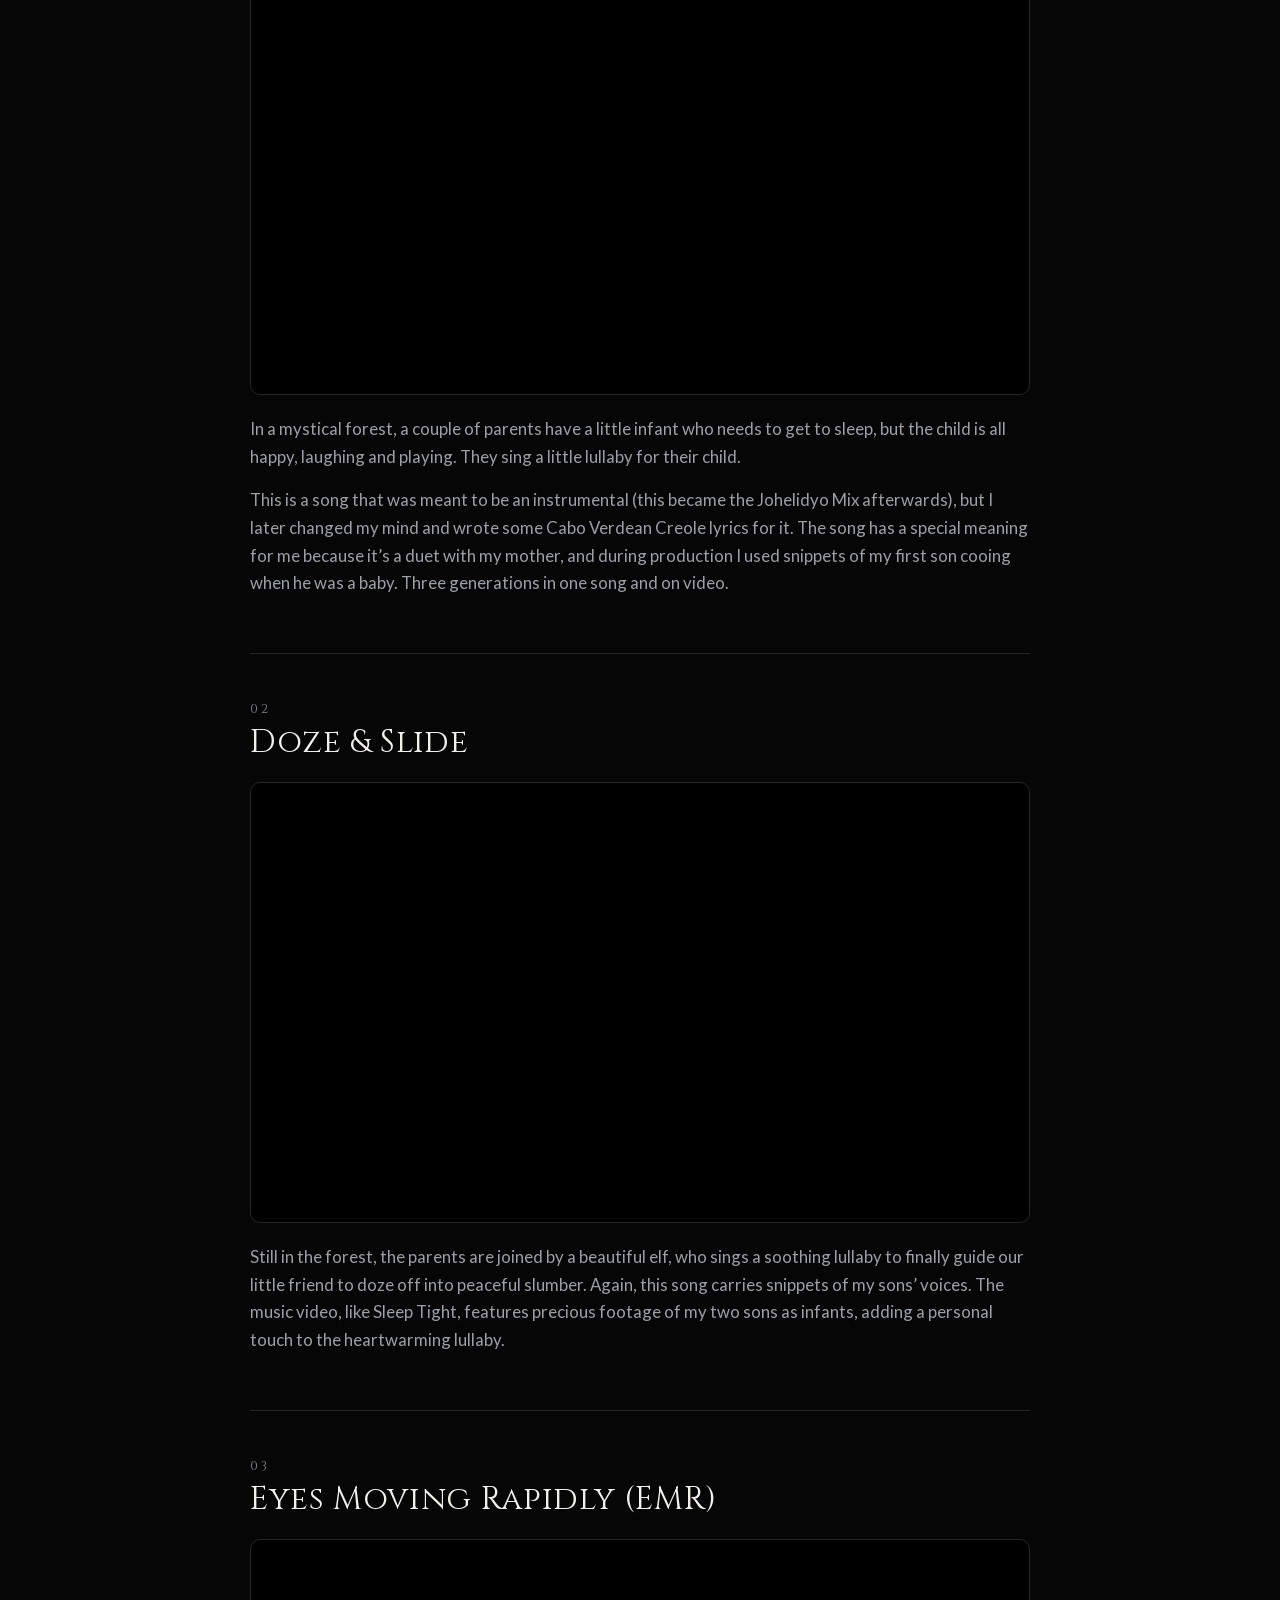
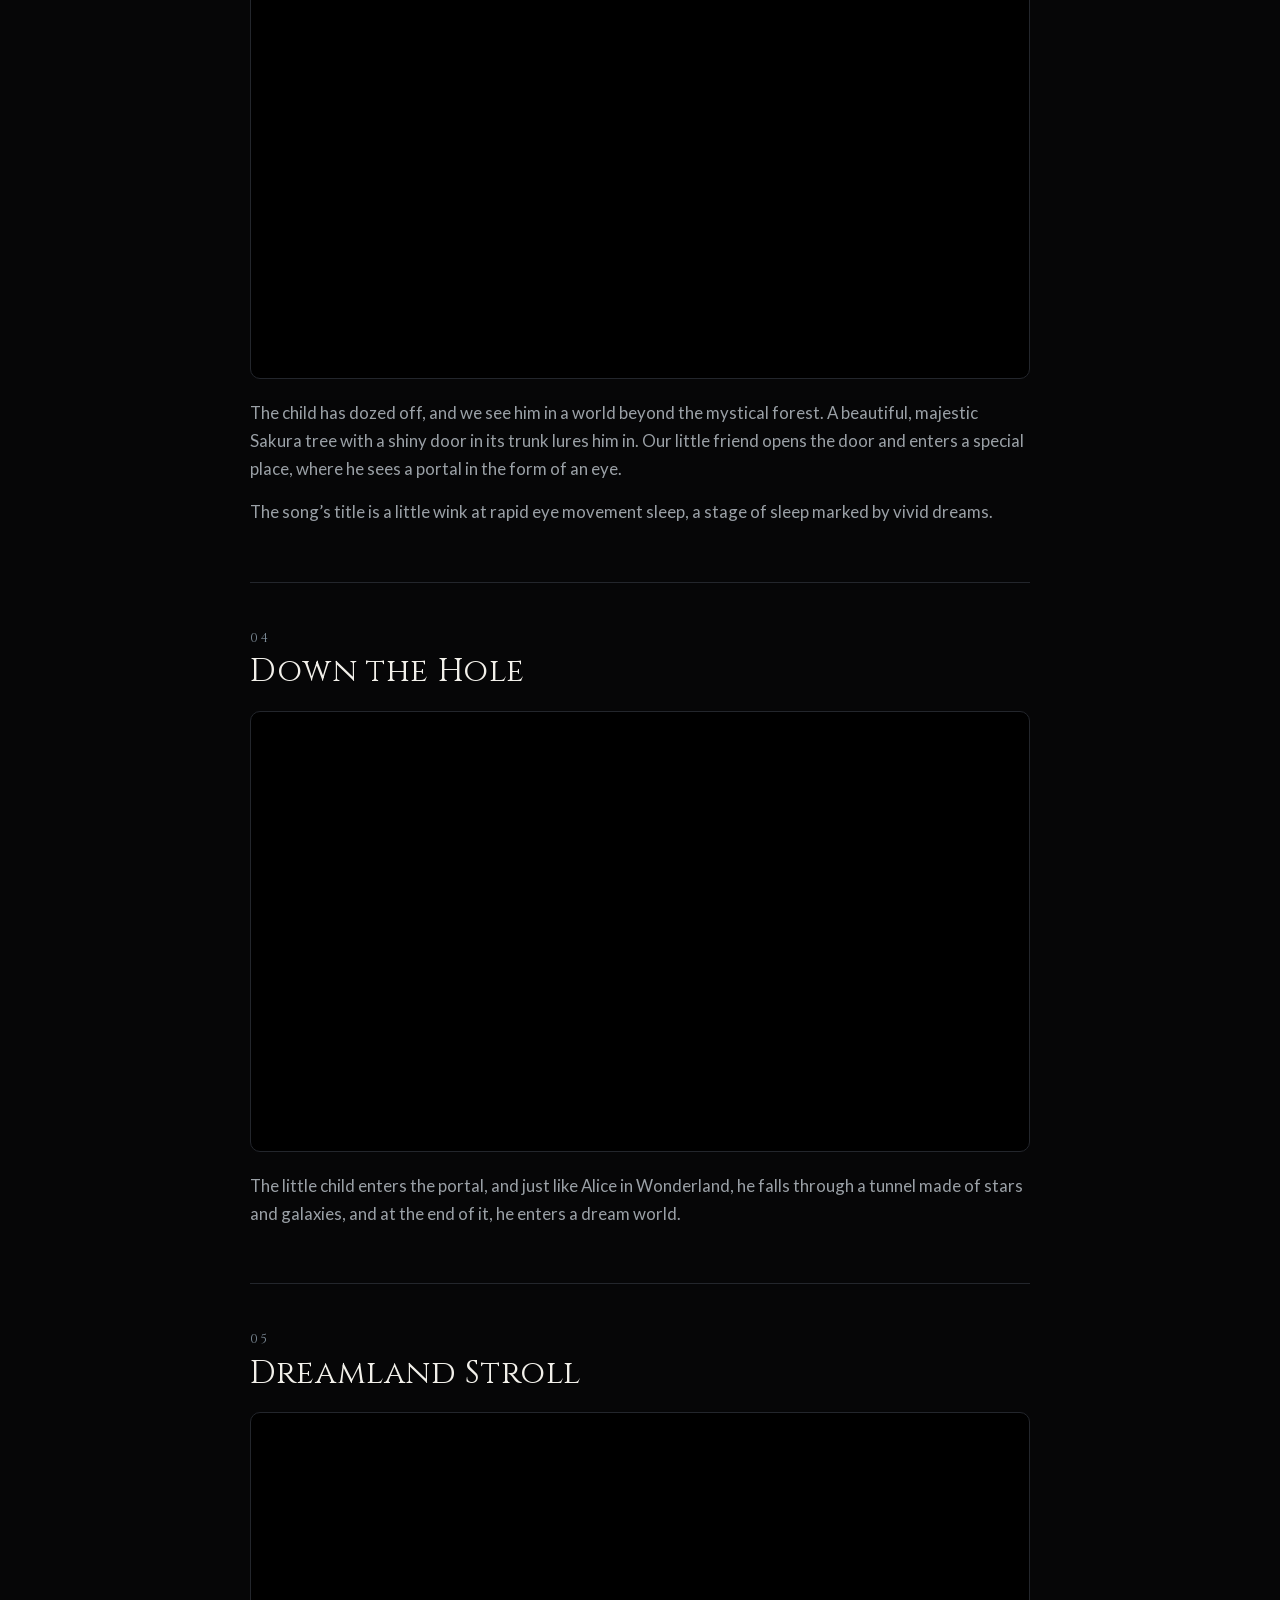
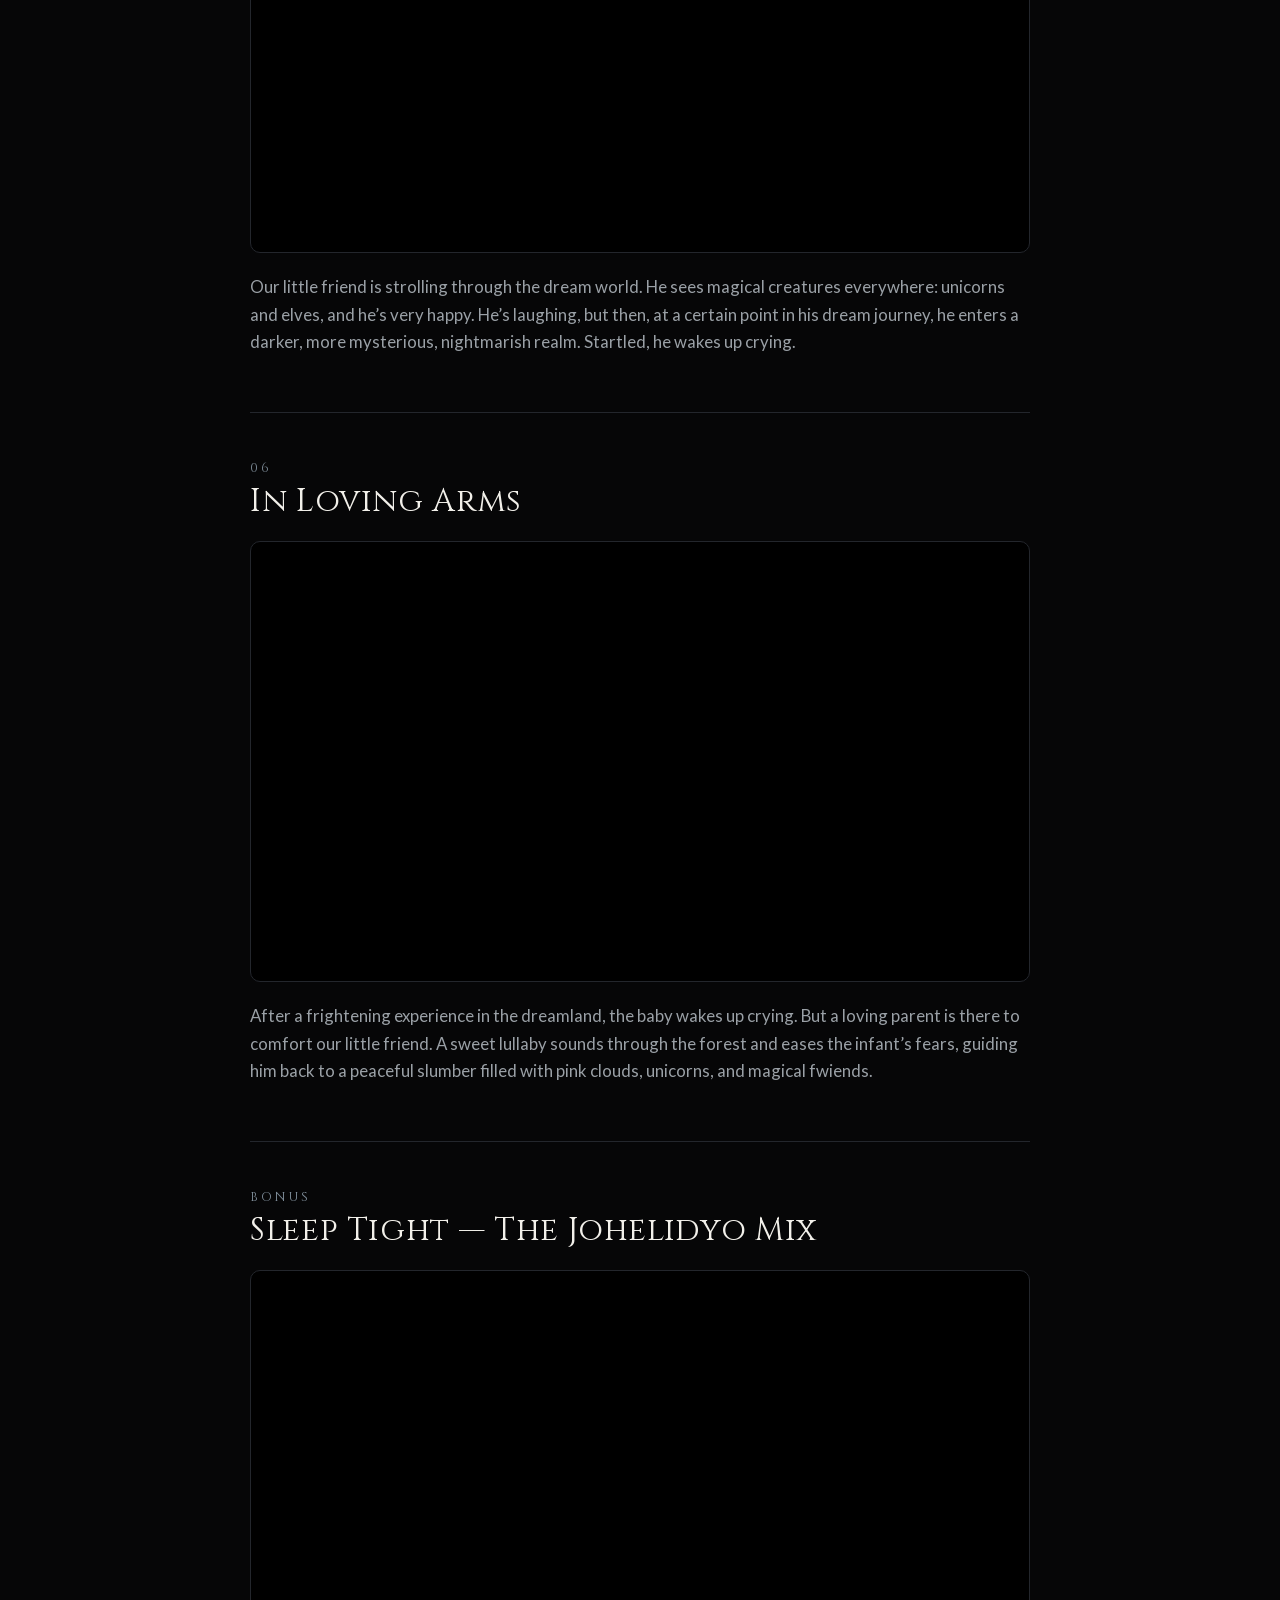
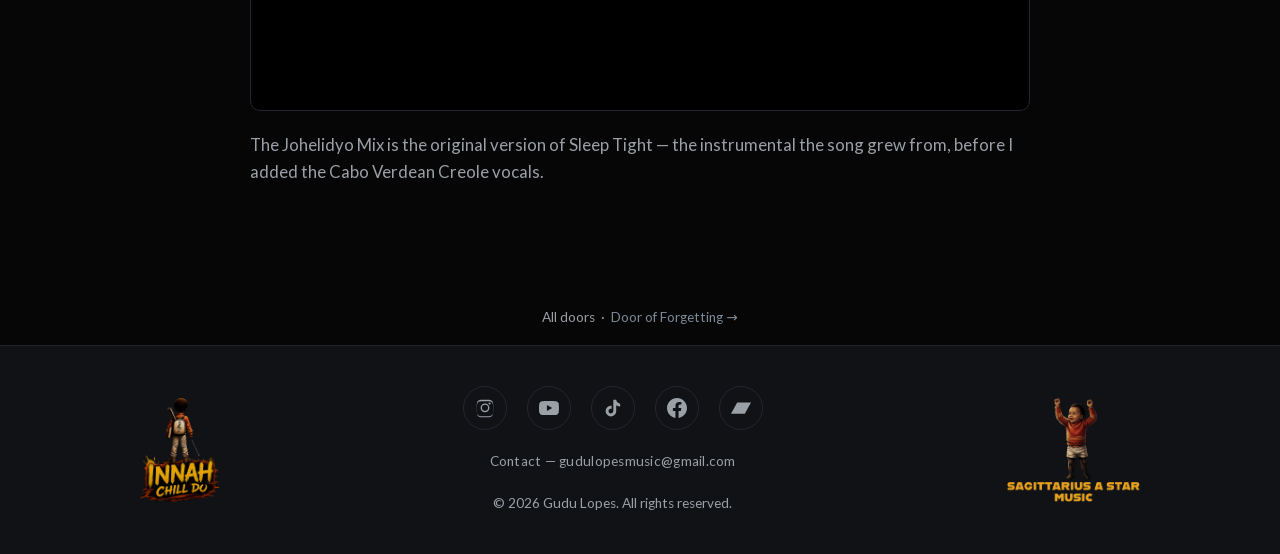
<file: door-of-sleep.html>
<!DOCTYPE html>
<html lang="en">
<head>
    <meta charset="UTF-8">
    <meta name="viewport" content="width=device-width, initial-scale=1.0">
    <meta name="theme-color" content="#060607">
    <!-- EDIT: PAGE TITLE (browser tab + Google result) -->
    <title>Door of Sleep | Gudu Lopes</title>
    <!-- EDIT: SEARCH DESCRIPTION -->
    <meta name="description" content="Door of Sleep — part of Gudu Lopes' Four Doors of the Mind: cinematic orchestral hip-hop.">

    <meta property="og:type" content="music.album">
    <meta property="og:site_name" content="Gudu Lopes">
    <meta property="og:title" content="Door of Sleep | Gudu Lopes">
    <meta property="og:description" content="Door of Sleep — part of Gudu Lopes' Four Doors of the Mind: cinematic orchestral hip-hop.">
    <meta property="og:url" content="https://gudulopes.com/door-of-sleep.html">
    <meta property="og:image" content="https://gudulopes.com/assets/images/sleep-cover.jpg">
    <meta property="og:image:width" content="1000">
    <meta property="og:image:height" content="1000">
    <meta property="og:image:alt" content="Door of Sleep cover art">
    <meta name="twitter:card" content="summary_large_image">

    <link rel="icon" href="assets/images/favicon.png" type="image/png">
    <link rel="icon" sizes="32x32" href="assets/images/favicon-32.png" type="image/png">
    <link rel="apple-touch-icon" href="assets/images/favicon.png">
    <link rel="canonical" href="https://gudulopes.com/door-of-sleep.html">
    <link rel="stylesheet" href="css/style.css?v=16">
</head>
<body>
    <a class="skip-link" href="#main">Skip to content</a>

    <!-- NAVIGATION — repeated on every page. Change a link here? Change it in
         every .html file (they each hold their own copy — no build step). -->
    <nav class="main-nav">
        <a href="index.html" class="logo">GUDU LOPES</a>
        <button class="nav-toggle" aria-label="Open menu" aria-controls="nav-links" aria-expanded="false">
            <span></span><span></span><span></span>
        </button>
        <ul class="nav-links" id="nav-links">
            <li><a href="index.html">Home</a></li>
            <li><a href="four-doors.html" aria-current="page">The Four Doors</a></li>
            <li><a href="boku-no-sekai.html">Boku no Sekai</a></li>
            <li><a href="idalina-lopes.html">Idalina Lopes</a></li>
        </ul>
    </nav>

    <nav class="breadcrumb" aria-label="Breadcrumb">
        <a href="four-doors.html">&larr; The Four Doors</a>
    </nav>

    <main id="main">
        <!-- EDIT: PAGE BANNER — swap the src to change the hero image. -->
        <div class="hero-banner">
            <img src="assets/images/door-of-sleep-banner.webp" alt="Door of Sleep — a glowing door set into a great blossoming dream-tree under a starlit sky" width="1800" height="900" fetchpriority="high">
        </div>
        <header class="page-header">
            <span class="roman">I</span>
            <h1>Door of Sleep</h1>
        </header>

        <section class="album-head" aria-label="Album overview">
            <!-- EDIT: COVER ART — upload a square image named "sleep-cover.jpg"
                 into assets/images/ and it appears here automatically. -->
            <div class="cover">
                <div class="cover-fallback">Door of Sleep</div>
                <img src="assets/images/sleep-cover.jpg" alt="Door of Sleep cover art" onerror="this.remove()">
            </div>
            <div>
                <!-- EDIT: RELEASE LINE (e.g. "EP · 2024", "Album · 2025") -->
                <p class="release-meta">Album</p>
                <!-- EDIT: DOOR INTRO / STORY LEAD -->
                <div class="track-story" style="margin-top:0;">
                    <p>This album follows the journey of a child as he enters the world of dreams.</p>
                </div>
                <ol class="tracklist">
                <li><span class="num">1</span><span>Sleep Tight</span></li>
                <li><span class="num">2</span><span>Doze &amp; Slide</span></li>
                <li><span class="num">3</span><span>Eyes Moving Rapidly (EMR)</span></li>
                <li><span class="num">4</span><span>Down the Hole</span></li>
                <li><span class="num">5</span><span>Dreamland Stroll</span></li>
                <li><span class="num">6</span><span>In Loving Arms</span></li>
                <li><span class="num">+</span><span>Sleep Tight (Johelidyo Mix)</span><span class="soon">Bonus</span></li>
                </ol>
                <!-- EDIT: STREAMING LINKS — swap the album URLs to match this door. -->
                <div class="listen-actions">
                    <a class="btn-listen btn-spotify" href="https://open.spotify.com/album/30dko6gpfqSQYMPinmwshb" target="_blank" rel="noopener">
                        <svg viewBox="0 0 24 24" width="18" height="18" fill="currentColor" aria-hidden="true"><path d="M12 0C5.4 0 0 5.4 0 12s5.4 12 12 12 12-5.4 12-12S18.66 0 12 0zm5.521 17.34c-.24.359-.66.48-1.021.24-2.82-1.74-6.36-2.101-10.561-1.141-.418.122-.779-.179-.899-.539-.12-.421.18-.78.54-.9 4.56-1.021 8.52-.6 11.64 1.32.42.18.54.659.301 1.02zm1.44-3.3c-.301.42-.84.6-1.262.3-3.239-1.98-8.159-2.58-11.939-1.38-.479.12-1.02-.12-1.14-.6-.12-.48.12-1.021.6-1.141C9.6 9.9 15 10.561 18.72 12.84c.361.181.54.84.241 1.2zM17.52 10.2C13.68 7.92 7.92 7.74 4.62 8.76c-.6.18-1.2-.18-1.38-.72-.18-.6.18-1.2.72-1.38 3.96-1.2 10.32-1.02 14.76 1.62.54.3.72 1.02.42 1.56-.3.54-1.02.72-1.62.36z"/></svg>
                        Listen on Spotify
                    </a>
                    <a class="btn-listen btn-apple" href="https://music.apple.com/us/album/door-of-sleep-ep/1828297524" target="_blank" rel="noopener">
                        <svg viewBox="0 0 24 24" width="18" height="18" fill="currentColor" aria-hidden="true"><path d="M23.997 6.124a9.23 9.23 0 0 0-.24-2.19c-.317-1.31-1.062-2.31-2.18-3.043a5.022 5.022 0 0 0-1.877-.726 10.496 10.496 0 0 0-1.564-.15c-.04-.003-.083-.01-.124-.013H5.988c-.152.01-.303.017-.455.026-.747.043-1.49.123-2.193.4-1.336.53-2.3 1.452-2.865 2.78-.192.448-.292.925-.363 1.408-.056.392-.088.785-.1 1.18 0 .032-.007.062-.01.093v12.223c.01.14.017.283.027.424.05.815.154 1.624.497 2.373.65 1.42 1.738 2.353 3.234 2.802.42.127.856.187 1.293.228.555.053 1.11.06 1.667.06h11.03a12.5 12.5 0 0 0 1.57-.1c.822-.106 1.596-.35 2.295-.81a5.046 5.046 0 0 0 1.88-2.207c.186-.42.293-.87.37-1.324.113-.675.138-1.358.137-2.04-.002-3.8 0-7.595-.003-11.393zm-6.423 3.99v5.712c0 .417-.058.827-.244 1.206-.29.59-.76.962-1.388 1.14-.35.1-.706.157-1.07.173-.95.045-1.773-.6-1.943-1.536a1.88 1.88 0 0 1 1.09-2.077c.31-.14.646-.198.983-.24.317-.04.633-.088.947-.15.5-.1.947-.318 1.278-.72.334-.402.5-.87.5-1.394V6.42c0-.238-.135-.408-.377-.4-.13.006-.256.045-.386.075l-4.11 1.05a1.14 1.14 0 0 0-.888 1.126v8.87c0 .418-.058.828-.244 1.207-.29.59-.76.96-1.388 1.14-.35.1-.706.157-1.07.173-.95.045-1.773-.6-1.943-1.537a1.88 1.88 0 0 1 1.09-2.076c.31-.14.646-.199.983-.24.317-.04.633-.09.947-.15.5-.1.947-.32 1.278-.72.334-.404.5-.87.5-1.396V4.786c0-.417.166-.664.57-.766l6.363-1.63c.24-.058.48-.113.72-.17.42-.098.72.09.72.53z"/></svg>
                        Listen on Apple Music
                    </a>
                </div>
            </div>
        </section>

        <div class="tracks">
        <article class="track">
            <span class="track-index">01</span>
            <!-- EDIT: SONG TITLE (this is the heading shown on the page) -->
            <h2>Sleep Tight</h2>
            <!-- EDIT: VIDEO — replace VIDEO_ID with this song's YouTube ID.
                 A URL like youtube.com/watch?v=aUew0fVNL-Y has ID aUew0fVNL-Y.
                 If this song has no video yet, you can delete this whole
                 <div class="video-container">...</div>. -->
            <div class="video-container">
                <iframe src="https://www.youtube-nocookie.com/embed/BQ-uOtvpyhI" title="Sleep Tight" loading="lazy" allow="accelerometer; autoplay; clipboard-write; encrypted-media; gyroscope; picture-in-picture" allowfullscreen></iframe>
            </div>
            <!-- EDIT: STORY — write this song's story between <p> and </p>.
                 Leave empty and nothing shows. -->
            <div class="track-story">
                    <p>In a mystical forest, a couple of parents have a little infant who needs to get to sleep, but the child is all happy, laughing and playing. They sing a little lullaby for their child.</p>
                    <p>This is a song that was meant to be an instrumental (this became the Johelidyo Mix afterwards), but I later changed my mind and wrote some Cabo Verdean Creole lyrics for it. The song has a special meaning for me because it’s a duet with my mother, and during production I used snippets of my first son cooing when he was a baby. Three generations in one song and on video.</p>
                </div>
        </article>
        <article class="track">
            <span class="track-index">02</span>
            <!-- EDIT: SONG TITLE (this is the heading shown on the page) -->
            <h2>Doze &amp; Slide</h2>
            <!-- EDIT: VIDEO — replace VIDEO_ID with this song's YouTube ID.
                 A URL like youtube.com/watch?v=aUew0fVNL-Y has ID aUew0fVNL-Y.
                 If this song has no video yet, you can delete this whole
                 <div class="video-container">...</div>. -->
            <div class="video-container">
                <iframe src="https://www.youtube-nocookie.com/embed/gnROxss8Qvw" title="Doze &amp; Slide" loading="lazy" allow="accelerometer; autoplay; clipboard-write; encrypted-media; gyroscope; picture-in-picture" allowfullscreen></iframe>
            </div>
            <!-- EDIT: STORY — write this song's story between <p> and </p>.
                 Leave empty and nothing shows. -->
            <div class="track-story">
                    <p>Still in the forest, the parents are joined by a beautiful elf, who sings a soothing lullaby to finally guide our little friend to doze off into peaceful slumber. Again, this song carries snippets of my sons’ voices. The music video, like Sleep Tight, features precious footage of my two sons as infants, adding a personal touch to the heartwarming lullaby.</p>
                </div>
        </article>
        <article class="track">
            <span class="track-index">03</span>
            <!-- EDIT: SONG TITLE (this is the heading shown on the page) -->
            <h2>Eyes Moving Rapidly (EMR)</h2>
            <!-- EDIT: VIDEO — replace VIDEO_ID with this song's YouTube ID.
                 A URL like youtube.com/watch?v=aUew0fVNL-Y has ID aUew0fVNL-Y.
                 If this song has no video yet, you can delete this whole
                 <div class="video-container">...</div>. -->
            <div class="video-container">
                <iframe src="https://www.youtube-nocookie.com/embed/Q4aKzpVcJvA" title="Eyes Moving Rapidly (EMR)" loading="lazy" allow="accelerometer; autoplay; clipboard-write; encrypted-media; gyroscope; picture-in-picture" allowfullscreen></iframe>
            </div>
            <!-- EDIT: STORY — write this song's story between <p> and </p>.
                 Leave empty and nothing shows. -->
            <div class="track-story">
                    <p>The child has dozed off, and we see him in a world beyond the mystical forest. A beautiful, majestic Sakura tree with a shiny door in its trunk lures him in. Our little friend opens the door and enters a special place, where he sees a portal in the form of an eye.</p>
                    <p>The song’s title is a little wink at rapid eye movement sleep, a stage of sleep marked by vivid dreams.</p>
                </div>
        </article>
        <article class="track">
            <span class="track-index">04</span>
            <!-- EDIT: SONG TITLE (this is the heading shown on the page) -->
            <h2>Down the Hole</h2>
            <!-- EDIT: VIDEO — replace VIDEO_ID with this song's YouTube ID.
                 A URL like youtube.com/watch?v=aUew0fVNL-Y has ID aUew0fVNL-Y.
                 If this song has no video yet, you can delete this whole
                 <div class="video-container">...</div>. -->
            <div class="video-container">
                <iframe src="https://www.youtube-nocookie.com/embed/ipdB0Db8O3w" title="Down the Hole" loading="lazy" allow="accelerometer; autoplay; clipboard-write; encrypted-media; gyroscope; picture-in-picture" allowfullscreen></iframe>
            </div>
            <!-- EDIT: STORY — write this song's story between <p> and </p>.
                 Leave empty and nothing shows. -->
            <div class="track-story">
                    <p>The little child enters the portal, and just like Alice in Wonderland, he falls through a tunnel made of stars and galaxies, and at the end of it, he enters a dream world.</p>
                </div>
        </article>
        <article class="track">
            <span class="track-index">05</span>
            <!-- EDIT: SONG TITLE (this is the heading shown on the page) -->
            <h2>Dreamland Stroll</h2>
            <!-- EDIT: VIDEO — replace VIDEO_ID with this song's YouTube ID.
                 A URL like youtube.com/watch?v=aUew0fVNL-Y has ID aUew0fVNL-Y.
                 If this song has no video yet, you can delete this whole
                 <div class="video-container">...</div>. -->
            <div class="video-container">
                <iframe src="https://www.youtube-nocookie.com/embed/I5vDbAkF83Y" title="Dreamland Stroll" loading="lazy" allow="accelerometer; autoplay; clipboard-write; encrypted-media; gyroscope; picture-in-picture" allowfullscreen></iframe>
            </div>
            <!-- EDIT: STORY — write this song's story between <p> and </p>.
                 Leave empty and nothing shows. -->
            <div class="track-story">
                    <p>Our little friend is strolling through the dream world. He sees magical creatures everywhere: unicorns and elves, and he’s very happy. He’s laughing, but then, at a certain point in his dream journey, he enters a darker, more mysterious, nightmarish realm. Startled, he wakes up crying.</p>
                </div>
        </article>
        <article class="track">
            <span class="track-index">06</span>
            <!-- EDIT: SONG TITLE (this is the heading shown on the page) -->
            <h2>In Loving Arms</h2>
            <!-- EDIT: VIDEO — replace VIDEO_ID with this song's YouTube ID.
                 A URL like youtube.com/watch?v=aUew0fVNL-Y has ID aUew0fVNL-Y.
                 If this song has no video yet, you can delete this whole
                 <div class="video-container">...</div>. -->
            <div class="video-container">
                <iframe src="https://www.youtube-nocookie.com/embed/MHs1aj19kAA" title="In Loving Arms" loading="lazy" allow="accelerometer; autoplay; clipboard-write; encrypted-media; gyroscope; picture-in-picture" allowfullscreen></iframe>
            </div>
            <!-- EDIT: STORY — write this song's story between <p> and </p>.
                 Leave empty and nothing shows. -->
            <div class="track-story">
                    <p>After a frightening experience in the dreamland, the baby wakes up crying. But a loving parent is there to comfort our little friend. A sweet lullaby sounds through the forest and eases the infant’s fears, guiding him back to a peaceful slumber filled with pink clouds, unicorns, and magical fwiends.</p>
                </div>
        </article>

        <!-- BONUS — Sleep Tight (Johelidyo Mix), the lofi-hip-hop yodel variant -->
        <article class="track">
            <span class="track-index">BONUS</span>
            <!-- EDIT: SONG TITLE -->
            <h2>Sleep Tight &mdash; The Johelidyo Mix</h2>
            <!-- EDIT: VIDEO — swap the ID after /embed/ to change the video. -->
            <div class="video-container">
                <iframe src="https://www.youtube-nocookie.com/embed/g7r8OUUCmGQ" title="Sleep Tight — The Johelidyo Mix" loading="lazy" allow="accelerometer; autoplay; clipboard-write; encrypted-media; gyroscope; picture-in-picture" allowfullscreen></iframe>
            </div>
            <!-- EDIT: STORY — write this song's story between <p> and </p>. -->
            <div class="track-story">
                    <p>The Johelidyo Mix is the original version of Sleep Tight — the instrumental the song grew from, before I added the Cabo Verdean Creole vocals.</p>
                </div>
        </article>

        </div>
        <p style="text-align:center;color:var(--text-muted);font-size:0.85rem;padding:0 1.25rem 1rem;"><a href="four-doors.html" style="color:var(--text-muted);text-decoration:none;">All doors</a> &nbsp;·&nbsp; <a href="door-of-forgetting.html" style="color:var(--accent);text-decoration:none;">Door of Forgetting &rarr;</a></p>
    </main>

    <footer>
      <div class="footer-grid">
        <!-- EDIT: BRAND LOGOS — persona (Innah Chill Do) left, label (Sagittarius A Star Music) right. -->
        <img class="persona-logo" src="assets/images/innah-chill-do-logo.png" alt="Innah Chill Do" width="322" height="420" loading="lazy">
        <!-- EDIT: SOCIAL LINKS — change the address inside each href="..." -->
            <nav class="socials" aria-label="Social media">
                <a href="https://instagram.com/gudu_lopes" target="_blank" rel="noopener" aria-label="Instagram">
                    <svg viewBox="0 0 24 24" fill="currentColor"><path d="M12 2.16c3.2 0 3.58.01 4.85.07 1.17.05 1.8.25 2.23.41.56.22.96.48 1.38.9.42.42.68.82.9 1.38.16.42.36 1.06.41 2.23.06 1.27.07 1.65.07 4.85s-.01 3.58-.07 4.85c-.05 1.17-.25 1.8-.41 2.23-.22.56-.48.96-.9 1.38-.42.42-.82.68-1.38.9-.42.16-1.06.36-2.23.41-1.27.06-1.65.07-4.85.07s-3.58-.01-4.85-.07c-1.17-.05-1.8-.25-2.23-.41a3.72 3.72 0 0 1-1.38-.9c-.42-.42-.68-.82-.9-1.38-.16-.42-.36-1.06-.41-2.23C2.17 15.58 2.16 15.2 2.16 12s.01-3.58.07-4.85c.05-1.17.25-1.8.41-2.23.22-.56.48-.96.9-1.38.42-.42.82-.68 1.38-.9.42-.16 1.06-.36 2.23-.41C8.42 2.17 8.8 2.16 12 2.16zm0 1.62c-3.15 0-3.52.01-4.76.07-1.15.05-1.77.24-2.19.4-.55.22-.94.47-1.35.88-.41.41-.66.8-.88 1.35-.16.42-.35 1.04-.4 2.19-.06 1.24-.07 1.61-.07 4.76s.01 3.52.07 4.76c.05 1.15.24 1.77.4 2.19.22.55.47.94.88 1.35.41.41.8.66 1.35.88.42.16 1.04.35 2.19.4 1.24.06 1.61.07 4.76.07s3.52-.01 4.76-.07c1.15-.05 1.77-.24 2.19-.4.55-.22.94-.47 1.35-.88.41-.41.66-.8.88-1.35.16-.42.35-1.04.4-2.19.06-1.24.07-1.61.07-4.76s-.01-3.52-.07-4.76c-.05-1.15-.24-1.77-.4-2.19a3.64 3.64 0 0 0-.88-1.35 3.64 3.64 0 0 0-1.35-.88c-.42-.16-1.04-.35-2.19-.4-1.24-.06-1.61-.07-4.76-.07zm0 2.76a5.3 5.3 0 1 1 0 10.6 5.3 5.3 0 0 1 0-10.6zm0 1.62a3.68 3.68 0 1 0 0 7.36 3.68 3.68 0 0 0 0-7.36zm5.5-2.9a1.24 1.24 0 1 1 0 2.48 1.24 1.24 0 0 1 0-2.48z"/></svg>
                </a>
                <a href="https://www.youtube.com/channel/UC9ApbYx-4tsoGPxydhpVU5Q?sub_confirmation=1" target="_blank" rel="noopener" aria-label="YouTube">
                    <svg viewBox="0 0 24 24" fill="currentColor"><path d="M23.498 6.186a3.016 3.016 0 0 0-2.122-2.136C19.505 3.545 12 3.545 12 3.545s-7.505 0-9.377.505A3.017 3.017 0 0 0 .502 6.186C0 8.07 0 12 0 12s0 3.93.502 5.814a3.016 3.016 0 0 0 2.122 2.136c1.871.505 9.376.505 9.376.505s7.505 0 9.377-.505a3.015 3.015 0 0 0 2.122-2.136C24 15.93 24 12 24 12s0-3.93-.502-5.814zM9.545 15.568V8.432L15.818 12l-6.273 3.568z"/></svg>
                </a>
                <a href="https://tiktok.com/@gudulopes" target="_blank" rel="noopener" aria-label="TikTok">
                    <svg viewBox="0 0 24 24" fill="currentColor"><path d="M19.59 6.69a4.83 4.83 0 0 1-3.77-4.25V2h-3.45v13.67a2.89 2.89 0 0 1-5.2 1.74 2.89 2.89 0 0 1 2.31-4.64c.3 0 .6.05.88.13V9.4a6.33 6.33 0 0 0-1-.05A6.34 6.34 0 0 0 5 20.1a6.34 6.34 0 0 0 10.86-4.43v-7a8.16 8.16 0 0 0 4.77 1.52v-3.4a4.85 4.85 0 0 1-1.04-.1z"/></svg>
                </a>
                <a href="https://facebook.com/people/Gudu-Lopes/61563742814022" target="_blank" rel="noopener" aria-label="Facebook">
                    <svg viewBox="0 0 24 24" fill="currentColor"><path d="M24 12.07C24 5.4 18.63 0 12 0S0 5.4 0 12.07C0 18.1 4.39 23.1 10.13 24v-8.44H7.08v-3.49h3.05V9.41c0-3.02 1.79-4.69 4.53-4.69 1.31 0 2.68.24 2.68.24v2.97h-1.51c-1.49 0-1.96.93-1.96 1.89v2.25h3.33l-.53 3.49h-2.8V24C19.61 23.1 24 18.1 24 12.07z"/></svg>
                </a>
                <a href="https://gudulopes.bandcamp.com" target="_blank" rel="noopener" aria-label="Bandcamp">
                    <svg viewBox="0 0 24 24" fill="currentColor"><path d="M0 18.75l7.437-13.5H24l-7.438 13.5H0z"/></svg>
                </a>
            </nav>
        <!-- EDIT: CONTACT — change the address inside href="mailto:..." -->
        <p class="footer-contact"><a href="mailto:gudulopesmusic@gmail.com">Contact — gudulopesmusic@gmail.com</a></p>
        <img class="label-logo" src="assets/images/sagittarius-logo-tight.png" alt="Sagittarius A Star Music" width="589" height="459" loading="lazy">
        <!-- EDIT: FOOTER TEXT -->
        <p class="footer-copy">&copy; 2026 Gudu Lopes. All rights reserved.</p>
      </div>
    </footer>

    <script src="js/script.js"></script>
    <!-- Visitor counter (GoatCounter): no cookies. Stats: https://guduboy.goatcounter.com -->
    <script data-goatcounter="https://guduboy.goatcounter.com/count"
            async src="https://gc.zgo.at/count.js"></script>
</body>
</html>
</file>
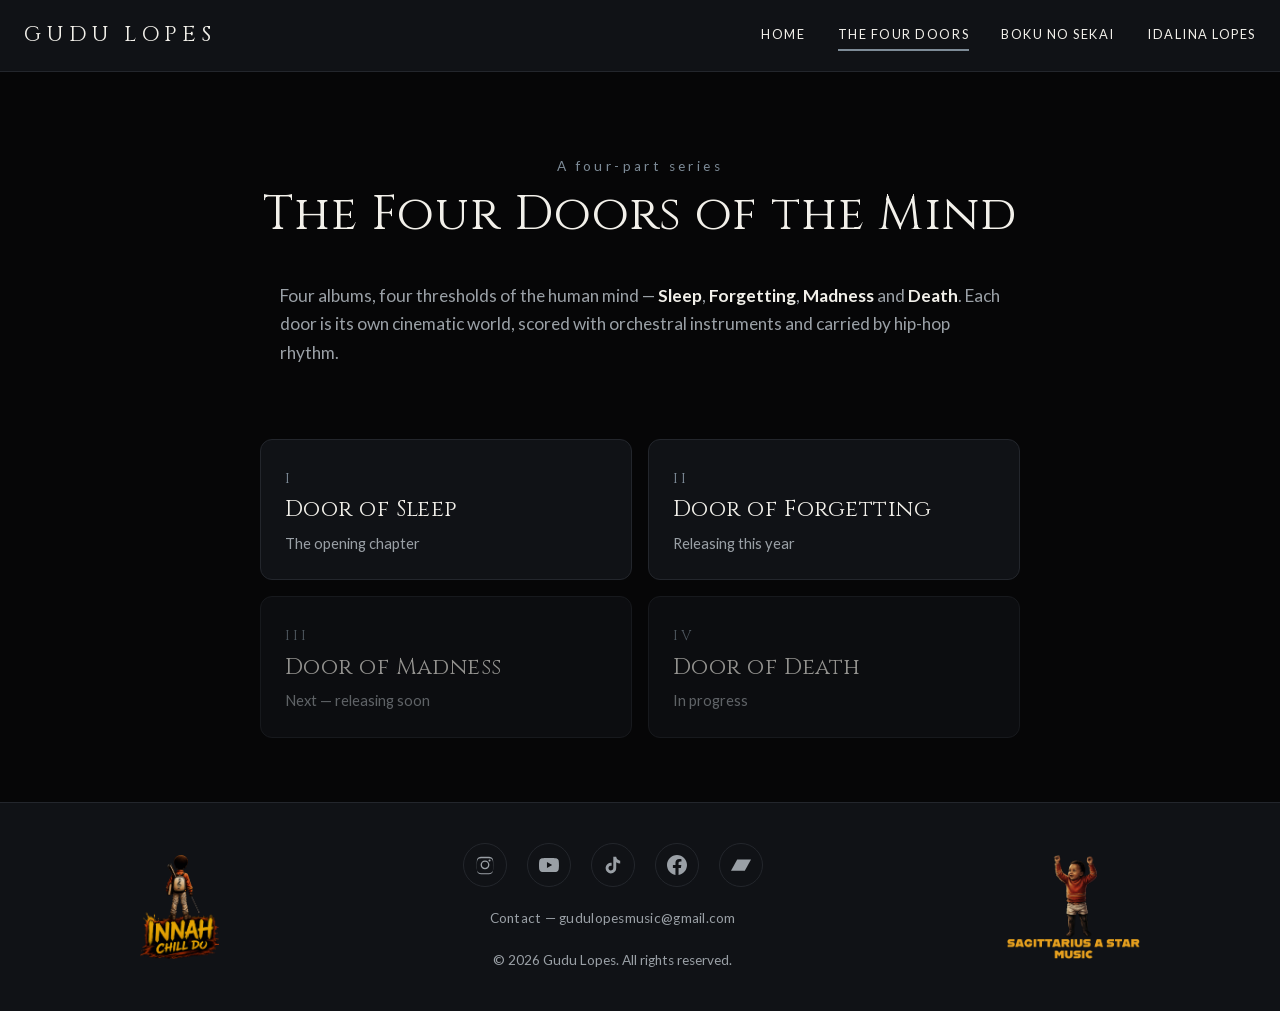
<file: four-doors.html>
<!DOCTYPE html>
<html lang="en">
<head>
    <meta charset="UTF-8">
    <meta name="viewport" content="width=device-width, initial-scale=1.0">
    <meta name="theme-color" content="#060607">
    <!-- EDIT: PAGE TITLE (browser tab + Google result) -->
    <title>The Four Doors of the Mind | Gudu Lopes</title>
    <!-- EDIT: SEARCH DESCRIPTION -->
    <meta name="description" content="The Four Doors of the Mind — Gudu Lopes' cinematic four-album series: Sleep, Forgetting, Madness and Death.">

    <meta property="og:type" content="website">
    <meta property="og:site_name" content="Gudu Lopes">
    <meta property="og:title" content="The Four Doors of the Mind | Gudu Lopes">
    <meta property="og:description" content="The Four Doors of the Mind — Gudu Lopes' cinematic four-album series: Sleep, Forgetting, Madness and Death.">
    <meta property="og:url" content="https://gudulopes.com/four-doors.html">
    <meta property="og:image" content="https://gudulopes.com/assets/images/og-image.png">
    <meta property="og:image:width" content="1200">
    <meta property="og:image:height" content="630">
    <meta property="og:image:alt" content="Gudu Lopes">
    <meta name="twitter:card" content="summary_large_image">

    <link rel="icon" href="assets/images/favicon.png" type="image/png">
    <link rel="icon" sizes="32x32" href="assets/images/favicon-32.png" type="image/png">
    <link rel="apple-touch-icon" href="assets/images/favicon.png">
    <link rel="canonical" href="https://gudulopes.com/four-doors.html">
    <link rel="stylesheet" href="css/style.css?v=16">
</head>
<body>
    <a class="skip-link" href="#main">Skip to content</a>

    <!-- NAVIGATION — repeated on every page. Change a link here? Change it in
         every .html file (they each hold their own copy — no build step). -->
    <nav class="main-nav">
        <a href="index.html" class="logo">GUDU LOPES</a>
        <button class="nav-toggle" aria-label="Open menu" aria-controls="nav-links" aria-expanded="false">
            <span></span><span></span><span></span>
        </button>
        <ul class="nav-links" id="nav-links">
            <li><a href="index.html">Home</a></li>
            <li><a href="four-doors.html" aria-current="page">The Four Doors</a></li>
            <li><a href="boku-no-sekai.html">Boku no Sekai</a></li>
            <li><a href="idalina-lopes.html">Idalina Lopes</a></li>
        </ul>
    </nav>

    <main id="main">
        <header class="page-header">
            <span class="roman">A four-part series</span>
            <h1>The Four Doors of the Mind</h1>
        </header>
        <section class="content-section" style="padding-bottom:2rem;">
            <!-- EDIT: SERIES INTRO -->
            <div class="backstory">
                <p>Four albums, four thresholds of the human mind — <strong>Sleep</strong>, <strong>Forgetting</strong>, <strong>Madness</strong> and <strong>Death</strong>. Each door is its own cinematic world, scored with orchestral instruments and carried by hip-hop rhythm.</p>
            </div>
        </section>
        <section class="section" style="border-top:0;padding-top:0;">
            <div class="container">
                <div class="doors-grid">
                    <a class="door-card" href="door-of-sleep.html">
                        <span class="roman">I</span>
                        <h3>Door of Sleep</h3>
                        <p>The opening chapter</p>
                    </a>
                    <a class="door-card" href="door-of-forgetting.html">
                        <span class="roman">II</span>
                        <h3>Door of Forgetting</h3>
                        <p>Releasing this year</p>
                    </a>
                    <a class="door-card upcoming" href="door-of-madness.html">
                        <span class="roman">III</span>
                        <h3>Door of Madness</h3>
                        <p>Next — releasing soon</p>
                    </a>
                    <a class="door-card upcoming" href="door-of-death.html">
                        <span class="roman">IV</span>
                        <h3>Door of Death</h3>
                        <p>In progress</p>
                    </a>
                </div>
            </div>
        </section>
    </main>

    <footer>
      <div class="footer-grid">
        <!-- EDIT: BRAND LOGOS — persona (Innah Chill Do) left, label (Sagittarius A Star Music) right. -->
        <img class="persona-logo" src="assets/images/innah-chill-do-logo.png" alt="Innah Chill Do" width="322" height="420" loading="lazy">
        <!-- EDIT: SOCIAL LINKS — change the address inside each href="..." -->
            <nav class="socials" aria-label="Social media">
                <a href="https://instagram.com/gudu_lopes" target="_blank" rel="noopener" aria-label="Instagram">
                    <svg viewBox="0 0 24 24" fill="currentColor"><path d="M12 2.16c3.2 0 3.58.01 4.85.07 1.17.05 1.8.25 2.23.41.56.22.96.48 1.38.9.42.42.68.82.9 1.38.16.42.36 1.06.41 2.23.06 1.27.07 1.65.07 4.85s-.01 3.58-.07 4.85c-.05 1.17-.25 1.8-.41 2.23-.22.56-.48.96-.9 1.38-.42.42-.82.68-1.38.9-.42.16-1.06.36-2.23.41-1.27.06-1.65.07-4.85.07s-3.58-.01-4.85-.07c-1.17-.05-1.8-.25-2.23-.41a3.72 3.72 0 0 1-1.38-.9c-.42-.42-.68-.82-.9-1.38-.16-.42-.36-1.06-.41-2.23C2.17 15.58 2.16 15.2 2.16 12s.01-3.58.07-4.85c.05-1.17.25-1.8.41-2.23.22-.56.48-.96.9-1.38.42-.42.82-.68 1.38-.9.42-.16 1.06-.36 2.23-.41C8.42 2.17 8.8 2.16 12 2.16zm0 1.62c-3.15 0-3.52.01-4.76.07-1.15.05-1.77.24-2.19.4-.55.22-.94.47-1.35.88-.41.41-.66.8-.88 1.35-.16.42-.35 1.04-.4 2.19-.06 1.24-.07 1.61-.07 4.76s.01 3.52.07 4.76c.05 1.15.24 1.77.4 2.19.22.55.47.94.88 1.35.41.41.8.66 1.35.88.42.16 1.04.35 2.19.4 1.24.06 1.61.07 4.76.07s3.52-.01 4.76-.07c1.15-.05 1.77-.24 2.19-.4.55-.22.94-.47 1.35-.88.41-.41.66-.8.88-1.35.16-.42.35-1.04.4-2.19.06-1.24.07-1.61.07-4.76s-.01-3.52-.07-4.76c-.05-1.15-.24-1.77-.4-2.19a3.64 3.64 0 0 0-.88-1.35 3.64 3.64 0 0 0-1.35-.88c-.42-.16-1.04-.35-2.19-.4-1.24-.06-1.61-.07-4.76-.07zm0 2.76a5.3 5.3 0 1 1 0 10.6 5.3 5.3 0 0 1 0-10.6zm0 1.62a3.68 3.68 0 1 0 0 7.36 3.68 3.68 0 0 0 0-7.36zm5.5-2.9a1.24 1.24 0 1 1 0 2.48 1.24 1.24 0 0 1 0-2.48z"/></svg>
                </a>
                <a href="https://www.youtube.com/channel/UC9ApbYx-4tsoGPxydhpVU5Q?sub_confirmation=1" target="_blank" rel="noopener" aria-label="YouTube">
                    <svg viewBox="0 0 24 24" fill="currentColor"><path d="M23.498 6.186a3.016 3.016 0 0 0-2.122-2.136C19.505 3.545 12 3.545 12 3.545s-7.505 0-9.377.505A3.017 3.017 0 0 0 .502 6.186C0 8.07 0 12 0 12s0 3.93.502 5.814a3.016 3.016 0 0 0 2.122 2.136c1.871.505 9.376.505 9.376.505s7.505 0 9.377-.505a3.015 3.015 0 0 0 2.122-2.136C24 15.93 24 12 24 12s0-3.93-.502-5.814zM9.545 15.568V8.432L15.818 12l-6.273 3.568z"/></svg>
                </a>
                <a href="https://tiktok.com/@gudulopes" target="_blank" rel="noopener" aria-label="TikTok">
                    <svg viewBox="0 0 24 24" fill="currentColor"><path d="M19.59 6.69a4.83 4.83 0 0 1-3.77-4.25V2h-3.45v13.67a2.89 2.89 0 0 1-5.2 1.74 2.89 2.89 0 0 1 2.31-4.64c.3 0 .6.05.88.13V9.4a6.33 6.33 0 0 0-1-.05A6.34 6.34 0 0 0 5 20.1a6.34 6.34 0 0 0 10.86-4.43v-7a8.16 8.16 0 0 0 4.77 1.52v-3.4a4.85 4.85 0 0 1-1.04-.1z"/></svg>
                </a>
                <a href="https://facebook.com/people/Gudu-Lopes/61563742814022" target="_blank" rel="noopener" aria-label="Facebook">
                    <svg viewBox="0 0 24 24" fill="currentColor"><path d="M24 12.07C24 5.4 18.63 0 12 0S0 5.4 0 12.07C0 18.1 4.39 23.1 10.13 24v-8.44H7.08v-3.49h3.05V9.41c0-3.02 1.79-4.69 4.53-4.69 1.31 0 2.68.24 2.68.24v2.97h-1.51c-1.49 0-1.96.93-1.96 1.89v2.25h3.33l-.53 3.49h-2.8V24C19.61 23.1 24 18.1 24 12.07z"/></svg>
                </a>
                <a href="https://gudulopes.bandcamp.com" target="_blank" rel="noopener" aria-label="Bandcamp">
                    <svg viewBox="0 0 24 24" fill="currentColor"><path d="M0 18.75l7.437-13.5H24l-7.438 13.5H0z"/></svg>
                </a>
            </nav>
        <!-- EDIT: CONTACT — change the address inside href="mailto:..." -->
        <p class="footer-contact"><a href="mailto:gudulopesmusic@gmail.com">Contact — gudulopesmusic@gmail.com</a></p>
        <img class="label-logo" src="assets/images/sagittarius-logo-tight.png" alt="Sagittarius A Star Music" width="589" height="459" loading="lazy">
        <!-- EDIT: FOOTER TEXT -->
        <p class="footer-copy">&copy; 2026 Gudu Lopes. All rights reserved.</p>
      </div>
    </footer>

    <script src="js/script.js"></script>
    <!-- Visitor counter (GoatCounter): no cookies. Stats: https://guduboy.goatcounter.com -->
    <script data-goatcounter="https://guduboy.goatcounter.com/count"
            async src="https://gc.zgo.at/count.js"></script>
</body>
</html>
</file>
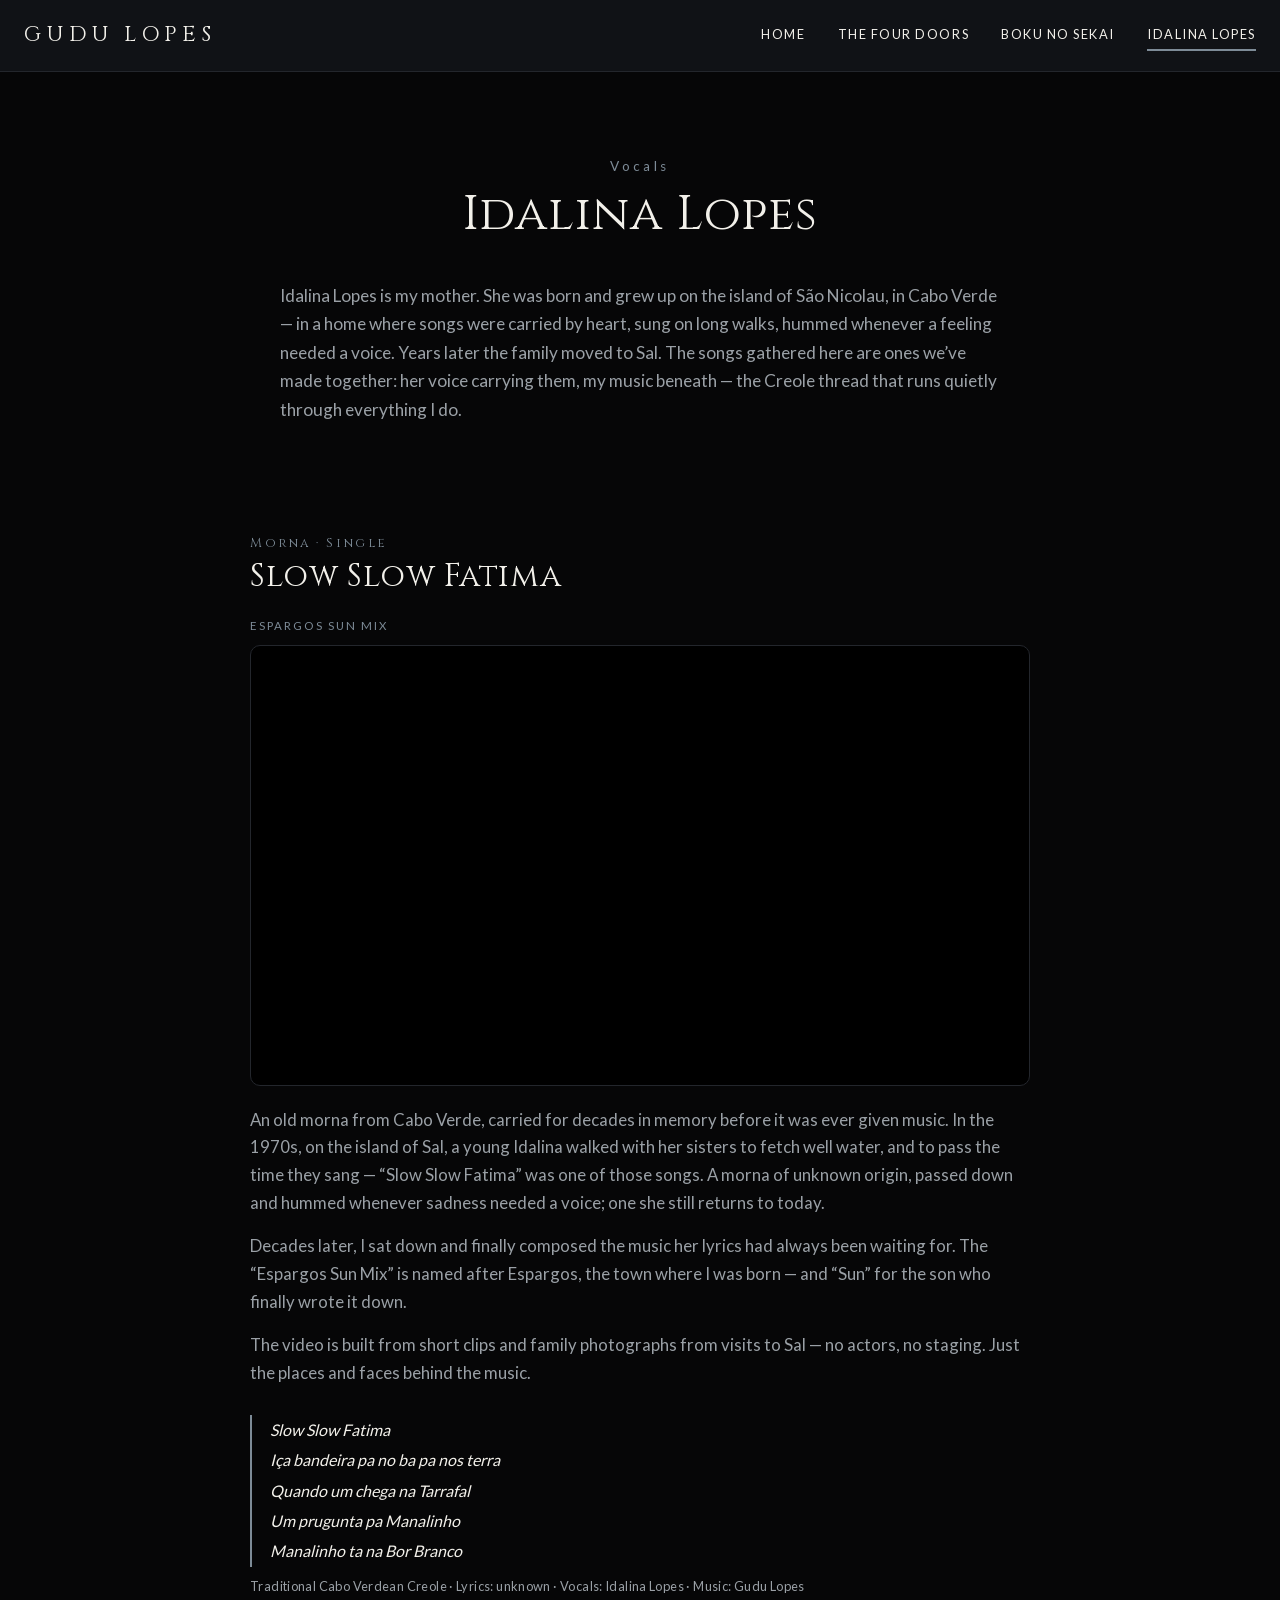
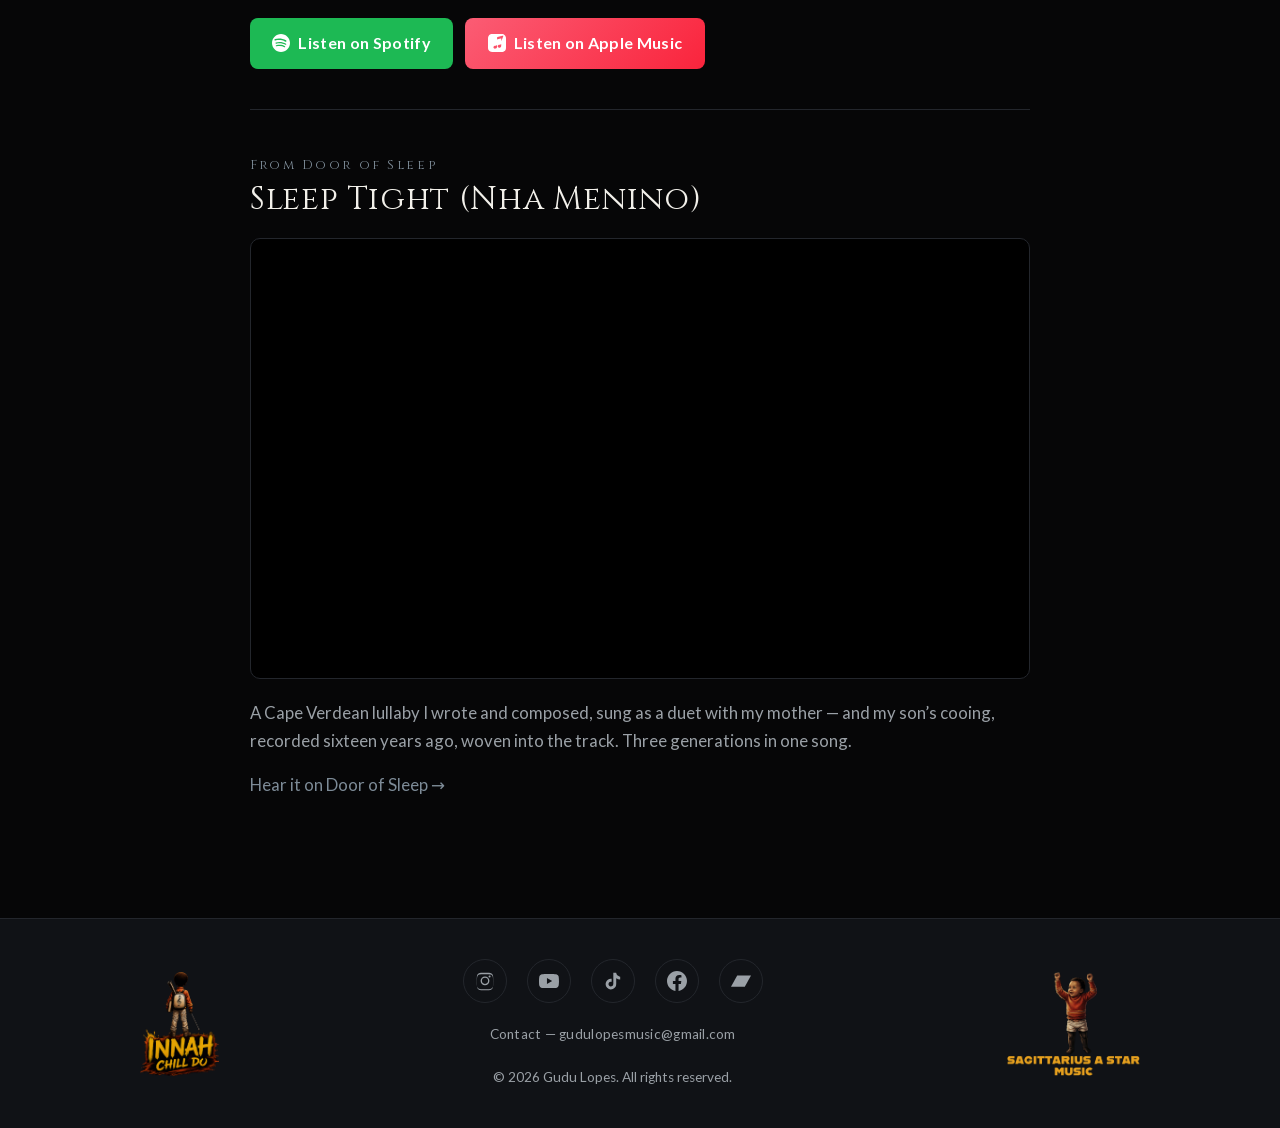
<file: idalina-lopes.html>
<!DOCTYPE html>
<html lang="en">
<head>
    <meta charset="UTF-8">
    <meta name="viewport" content="width=device-width, initial-scale=1.0">
    <meta name="theme-color" content="#060607">
    <!-- EDIT: PAGE TITLE (browser tab + Google result) -->
    <title>Idalina Lopes | Gudu Lopes</title>
    <!-- EDIT: SEARCH DESCRIPTION -->
    <meta name="description" content="Idalina Lopes — the voice behind Gudu Lopes’ Cabo Verdean songs. Traditional morna and Creole lullabies: Slow Slow Fatima and Sleep Tight (Nha Menino).">

    <meta property="og:type" content="profile">
    <meta property="og:site_name" content="Gudu Lopes">
    <meta property="og:title" content="Idalina Lopes | Gudu Lopes">
    <meta property="og:description" content="The voice behind Gudu Lopes’ Cabo Verdean songs — traditional morna and Creole lullabies, sung by his mother.">
    <meta property="og:url" content="https://gudulopes.com/idalina-lopes.html">
    <meta property="og:image" content="https://gudulopes.com/assets/images/og-image.png">
    <meta property="og:image:width" content="1200">
    <meta property="og:image:height" content="630">
    <meta property="og:image:alt" content="Gudu Lopes">
    <meta name="twitter:card" content="summary_large_image">

    <link rel="icon" href="assets/images/favicon.png" type="image/png">
    <link rel="icon" sizes="32x32" href="assets/images/favicon-32.png" type="image/png">
    <link rel="apple-touch-icon" href="assets/images/favicon.png">
    <link rel="canonical" href="https://gudulopes.com/idalina-lopes.html">
    <link rel="stylesheet" href="css/style.css?v=16">
</head>
<body>
    <a class="skip-link" href="#main">Skip to content</a>

    <!-- NAVIGATION — repeated on every page. Change a link here? Change it in
         every .html file (they each hold their own copy — no build step). -->
    <nav class="main-nav">
        <a href="index.html" class="logo">GUDU LOPES</a>
        <button class="nav-toggle" aria-label="Open menu" aria-controls="nav-links" aria-expanded="false">
            <span></span><span></span><span></span>
        </button>
        <ul class="nav-links" id="nav-links">
            <li><a href="index.html">Home</a></li>
            <li><a href="four-doors.html">The Four Doors</a></li>
            <li><a href="boku-no-sekai.html">Boku no Sekai</a></li>
            <li><a href="idalina-lopes.html" aria-current="page">Idalina Lopes</a></li>
        </ul>
    </nav>

    <main id="main">
        <header class="page-header">
            <span class="roman">Vocals</span>
            <h1>Idalina Lopes</h1>
        </header>

        <div class="content-section" style="padding-bottom:0.5rem;">
            <!-- EDIT: INTRO -->
            <div class="backstory">
                <p>Idalina Lopes is my mother. She was born and grew up on the island of São Nicolau, in Cabo Verde &mdash; in a home where songs were carried by heart, sung on long walks, hummed whenever a feeling needed a voice. Years later the family moved to Sal. The songs gathered here are ones we&rsquo;ve made together: her voice carrying them, my music beneath &mdash; the Creole thread that runs quietly through everything I do.</p>
            </div>
        </div>

        <div class="tracks">
            <article class="track">
                <span class="track-index">Morna &middot; Single</span>
                <!-- EDIT: SONG TITLE -->
                <h2>Slow Slow Fatima</h2>
                <p class="release-meta">Espargos Sun Mix</p>
                <div class="video-container">
                    <iframe src="https://www.youtube-nocookie.com/embed/oqEGfw_aui8" title="Slow Slow Fatima — Idalina Lopes" loading="lazy" allow="accelerometer; autoplay; clipboard-write; encrypted-media; gyroscope; picture-in-picture" allowfullscreen></iframe>
                </div>
                <!-- EDIT: STORY -->
                <div class="track-story">
                    <p>An old morna from Cabo Verde, carried for decades in memory before it was ever given music. In the 1970s, on the island of Sal, a young Idalina walked with her sisters to fetch well water, and to pass the time they sang &mdash; &ldquo;Slow Slow Fatima&rdquo; was one of those songs. A morna of unknown origin, passed down and hummed whenever sadness needed a voice; one she still returns to today.</p>
                    <p>Decades later, I sat down and finally composed the music her lyrics had always been waiting for. The &ldquo;Espargos Sun Mix&rdquo; is named after Espargos, the town where I was born &mdash; and &ldquo;Sun&rdquo; for the son who finally wrote it down.</p>
                    <p>The video is built from short clips and family photographs from visits to Sal &mdash; no actors, no staging. Just the places and faces behind the music.</p>
                </div>
                <blockquote style="border-left:2px solid var(--accent); padding-left:1.1rem; margin:1.75rem 0 0.6rem; color:var(--text); font-style:italic; line-height:1.9;">
                    Slow Slow Fatima<br>
                    I&ccedil;a bandeira pa no ba pa nos terra<br>
                    Quando um chega na Tarrafal<br>
                    Um prugunta pa Manalinho<br>
                    Manalinho ta na Bor Branco
                </blockquote>
                <p style="color:var(--text-muted); font-size:0.8rem; letter-spacing:0.03em;">Traditional Cabo Verdean Creole &middot; Lyrics: unknown &middot; Vocals: Idalina Lopes &middot; Music: Gudu Lopes</p>
                <!-- EDIT: STREAMING LINKS -->
                <div class="listen-actions">
                    <a class="btn-listen btn-spotify" href="https://open.spotify.com/track/4Poz4LMZbxwkWO8uBmPOdJ" target="_blank" rel="noopener">
                        <svg viewBox="0 0 24 24" width="18" height="18" fill="currentColor" aria-hidden="true"><path d="M12 0C5.4 0 0 5.4 0 12s5.4 12 12 12 12-5.4 12-12S18.66 0 12 0zm5.521 17.34c-.24.359-.66.48-1.021.24-2.82-1.74-6.36-2.101-10.561-1.141-.418.122-.779-.179-.899-.539-.12-.421.18-.78.54-.9 4.56-1.021 8.52-.6 11.64 1.32.42.18.54.659.301 1.02zm1.44-3.3c-.301.42-.84.6-1.262.3-3.239-1.98-8.159-2.58-11.939-1.38-.479.12-1.02-.12-1.14-.6-.12-.48.12-1.021.6-1.141C9.6 9.9 15 10.561 18.72 12.84c.361.181.54.84.241 1.2zM17.52 10.2C13.68 7.92 7.92 7.74 4.62 8.76c-.6.18-1.2-.18-1.38-.72-.18-.6.18-1.2.72-1.38 3.96-1.2 10.32-1.02 14.76 1.62.54.3.72 1.02.42 1.56-.3.54-1.02.72-1.62.36z"/></svg>
                        Listen on Spotify
                    </a>
                    <a class="btn-listen btn-apple" href="https://music.apple.com/my/album/slow-slow-fatima/1518972841?i=1518972844" target="_blank" rel="noopener">
                        <svg viewBox="0 0 24 24" width="18" height="18" fill="currentColor" aria-hidden="true"><path d="M23.997 6.124a9.23 9.23 0 0 0-.24-2.19c-.317-1.31-1.062-2.31-2.18-3.043a5.022 5.022 0 0 0-1.877-.726 10.496 10.496 0 0 0-1.564-.15c-.04-.003-.083-.01-.124-.013H5.988c-.152.01-.303.017-.455.026-.747.043-1.49.123-2.193.4-1.336.53-2.3 1.452-2.865 2.78-.192.448-.292.925-.363 1.408-.056.392-.088.785-.1 1.18 0 .032-.007.062-.01.093v12.223c.01.14.017.283.027.424.05.815.154 1.624.497 2.373.65 1.42 1.738 2.353 3.234 2.802.42.127.856.187 1.293.228.555.053 1.11.06 1.667.06h11.03a12.5 12.5 0 0 0 1.57-.1c.822-.106 1.596-.35 2.295-.81a5.046 5.046 0 0 0 1.88-2.207c.186-.42.293-.87.37-1.324.113-.675.138-1.358.137-2.04-.002-3.8 0-7.595-.003-11.393zm-6.423 3.99v5.712c0 .417-.058.827-.244 1.206-.29.59-.76.962-1.388 1.14-.35.1-.706.157-1.07.173-.95.045-1.773-.6-1.943-1.536a1.88 1.88 0 0 1 1.09-2.077c.31-.14.646-.198.983-.24.317-.04.633-.088.947-.15.5-.1.947-.318 1.278-.72.334-.402.5-.87.5-1.394V6.42c0-.238-.135-.408-.377-.4-.13.006-.256.045-.386.075l-4.11 1.05a1.14 1.14 0 0 0-.888 1.126v8.87c0 .418-.058.828-.244 1.207-.29.59-.76.96-1.388 1.14-.35.1-.706.157-1.07.173-.95.045-1.773-.6-1.943-1.537a1.88 1.88 0 0 1 1.09-2.076c.31-.14.646-.199.983-.24.317-.04.633-.09.947-.15.5-.1.947-.32 1.278-.72.334-.404.5-.87.5-1.396V4.786c0-.417.166-.664.57-.766l6.363-1.63c.24-.058.48-.113.72-.17.42-.098.72.09.72.53z"/></svg>
                        Listen on Apple Music
                    </a>
                </div>
            </article>

            <article class="track">
                <span class="track-index">From Door of Sleep</span>
                <h2>Sleep Tight (Nha Menino)</h2>
                <div class="video-container">
                    <iframe src="https://www.youtube-nocookie.com/embed/BQ-uOtvpyhI" title="Sleep Tight (Nha Menino) — feat. Idalina Lopes" loading="lazy" allow="accelerometer; autoplay; clipboard-write; encrypted-media; gyroscope; picture-in-picture" allowfullscreen></iframe>
                </div>
                <div class="track-story">
                    <p>A Cape Verdean lullaby I wrote and composed, sung as a duet with my mother &mdash; and my son&rsquo;s cooing, recorded sixteen years ago, woven into the track. Three generations in one song.</p>
                    <p style="margin-top:0.4rem;"><a href="door-of-sleep.html" style="color:var(--accent); text-decoration:none;">Hear it on Door of Sleep &rarr;</a></p>
                </div>
            </article>
        </div>
    </main>

    <footer>
      <div class="footer-grid">
        <!-- EDIT: BRAND LOGOS — persona (Innah Chill Do) left, label (Sagittarius A Star Music) right. -->
        <img class="persona-logo" src="assets/images/innah-chill-do-logo.png" alt="Innah Chill Do" width="322" height="420" loading="lazy">
        <!-- EDIT: SOCIAL LINKS — change the address inside each href="..." -->
            <nav class="socials" aria-label="Social media">
                <a href="https://instagram.com/gudu_lopes" target="_blank" rel="noopener" aria-label="Instagram">
                    <svg viewBox="0 0 24 24" fill="currentColor"><path d="M12 2.16c3.2 0 3.58.01 4.85.07 1.17.05 1.8.25 2.23.41.56.22.96.48 1.38.9.42.42.68.82.9 1.38.16.42.36 1.06.41 2.23.06 1.27.07 1.65.07 4.85s-.01 3.58-.07 4.85c-.05 1.17-.25 1.8-.41 2.23-.22.56-.48.96-.9 1.38-.42.42-.82.68-1.38.9-.42.16-1.06.36-2.23.41-1.27.06-1.65.07-4.85.07s-3.58-.01-4.85-.07c-1.17-.05-1.8-.25-2.23-.41a3.72 3.72 0 0 1-1.38-.9c-.42-.42-.68-.82-.9-1.38-.16-.42-.36-1.06-.41-2.23C2.17 15.58 2.16 15.2 2.16 12s.01-3.58.07-4.85c.05-1.17.25-1.8.41-2.23.22-.56.48-.96.9-1.38.42-.42.82-.68 1.38-.9.42-.16 1.06-.36 2.23-.41C8.42 2.17 8.8 2.16 12 2.16zm0 1.62c-3.15 0-3.52.01-4.76.07-1.15.05-1.77.24-2.19.4-.55.22-.94.47-1.35.88-.41.41-.66.8-.88 1.35-.16.42-.35 1.04-.4 2.19-.06 1.24-.07 1.61-.07 4.76s.01 3.52.07 4.76c.05 1.15.24 1.77.4 2.19.22.55.47.94.88 1.35.41.41.8.66 1.35.88.42.16 1.04.35 2.19.4 1.24.06 1.61.07 4.76.07s3.52-.01 4.76-.07c1.15-.05 1.77-.24 2.19-.4.55-.22.94-.47 1.35-.88.41-.41.66-.8.88-1.35.16-.42.35-1.04.4-2.19.06-1.24.07-1.61.07-4.76s-.01-3.52-.07-4.76c-.05-1.15-.24-1.77-.4-2.19a3.64 3.64 0 0 0-.88-1.35 3.64 3.64 0 0 0-1.35-.88c-.42-.16-1.04-.35-2.19-.4-1.24-.06-1.61-.07-4.76-.07zm0 2.76a5.3 5.3 0 1 1 0 10.6 5.3 5.3 0 0 1 0-10.6zm0 1.62a3.68 3.68 0 1 0 0 7.36 3.68 3.68 0 0 0 0-7.36zm5.5-2.9a1.24 1.24 0 1 1 0 2.48 1.24 1.24 0 0 1 0-2.48z"/></svg>
                </a>
                <a href="https://www.youtube.com/channel/UC9ApbYx-4tsoGPxydhpVU5Q?sub_confirmation=1" target="_blank" rel="noopener" aria-label="YouTube">
                    <svg viewBox="0 0 24 24" fill="currentColor"><path d="M23.498 6.186a3.016 3.016 0 0 0-2.122-2.136C19.505 3.545 12 3.545 12 3.545s-7.505 0-9.377.505A3.017 3.017 0 0 0 .502 6.186C0 8.07 0 12 0 12s0 3.93.502 5.814a3.016 3.016 0 0 0 2.122 2.136c1.871.505 9.376.505 9.376.505s7.505 0 9.377-.505a3.015 3.015 0 0 0 2.122-2.136C24 15.93 24 12 24 12s0-3.93-.502-5.814zM9.545 15.568V8.432L15.818 12l-6.273 3.568z"/></svg>
                </a>
                <a href="https://tiktok.com/@gudulopes" target="_blank" rel="noopener" aria-label="TikTok">
                    <svg viewBox="0 0 24 24" fill="currentColor"><path d="M19.59 6.69a4.83 4.83 0 0 1-3.77-4.25V2h-3.45v13.67a2.89 2.89 0 0 1-5.2 1.74 2.89 2.89 0 0 1 2.31-4.64c.3 0 .6.05.88.13V9.4a6.33 6.33 0 0 0-1-.05A6.34 6.34 0 0 0 5 20.1a6.34 6.34 0 0 0 10.86-4.43v-7a8.16 8.16 0 0 0 4.77 1.52v-3.4a4.85 4.85 0 0 1-1.04-.1z"/></svg>
                </a>
                <a href="https://facebook.com/people/Gudu-Lopes/61563742814022" target="_blank" rel="noopener" aria-label="Facebook">
                    <svg viewBox="0 0 24 24" fill="currentColor"><path d="M24 12.07C24 5.4 18.63 0 12 0S0 5.4 0 12.07C0 18.1 4.39 23.1 10.13 24v-8.44H7.08v-3.49h3.05V9.41c0-3.02 1.79-4.69 4.53-4.69 1.31 0 2.68.24 2.68.24v2.97h-1.51c-1.49 0-1.96.93-1.96 1.89v2.25h3.33l-.53 3.49h-2.8V24C19.61 23.1 24 18.1 24 12.07z"/></svg>
                </a>
                <a href="https://gudulopes.bandcamp.com" target="_blank" rel="noopener" aria-label="Bandcamp">
                    <svg viewBox="0 0 24 24" fill="currentColor"><path d="M0 18.75l7.437-13.5H24l-7.438 13.5H0z"/></svg>
                </a>
            </nav>
        <!-- EDIT: CONTACT — change the address inside href="mailto:..." -->
        <p class="footer-contact"><a href="mailto:gudulopesmusic@gmail.com">Contact — gudulopesmusic@gmail.com</a></p>
        <img class="label-logo" src="assets/images/sagittarius-logo-tight.png" alt="Sagittarius A Star Music" width="589" height="459" loading="lazy">
        <!-- EDIT: FOOTER TEXT -->
        <p class="footer-copy">&copy; 2026 Gudu Lopes. All rights reserved.</p>
      </div>
    </footer>

    <script src="js/script.js"></script>
    <!-- Visitor counter (GoatCounter): no cookies. Stats: https://guduboy.goatcounter.com -->
    <script data-goatcounter="https://guduboy.goatcounter.com/count"
            async src="https://gc.zgo.at/count.js"></script>
</body>
</html>
</file>
<file: css/style.css>
/* ==========================================================================
   GUDU LOPES — stylesheet
   --------------------------------------------------------------------------
   You almost never need to touch this file to update content.
   The one thing worth knowing: the colours are defined ONCE, just below,
   under ":root". Change a value there and it updates everywhere on the site.
   ========================================================================== */

/* --- SELF-HOSTED FONTS ---------------------------------------------------- */
/* Served from assets/fonts/ — no request to Google, GDPR-friendly. To add a
   weight later, drop its .woff2 in assets/fonts/ and add an @font-face here. */
/* Only the three faces that exist in assets/fonts/ are declared, so no 404s.
   Italic (<em>) and any bold are synthesised from these by the browser. To get
   true cuts later, add the .woff2 (e.g. lato-400italic) and its @font-face line. */
@font-face { font-family: 'Cinzel'; font-style: normal; font-weight: 400; font-display: swap; src: url('../assets/fonts/cinzel-400.woff2') format('woff2'); }
@font-face { font-family: 'Lato'; font-style: normal; font-weight: 400; font-display: swap; src: url('../assets/fonts/lato-400.woff2') format('woff2'); }
@font-face { font-family: 'Lato'; font-style: normal; font-weight: 700; font-display: swap; src: url('../assets/fonts/lato-700.woff2') format('woff2'); }

/* --- COLOUR & TYPE TOKENS ------------------------------------------------ */
/* EDIT: COLOURS — change these six values to re-skin the whole site.        */
:root {
    --bg:            #060607;   /* page background (near-black)               */
    --bg-elevated:   #101216;   /* cards, footer, nav                         */
    --text:          #f2f0ea;   /* main text (warm off-white)                */
    --text-muted:    #9aa0a6;   /* secondary text                            */
    --accent:        #7d8b97;   /* highlights, links, active state           */
    --line:          #23262c;   /* hairline borders / dividers               */

    --max-width: 1100px;
    --font-display: 'Cinzel', Georgia, serif;
    --font-body: 'Lato', system-ui, -apple-system, sans-serif;
}

/* --- RESET ---------------------------------------------------------------- */
*, *::before, *::after { margin: 0; padding: 0; box-sizing: border-box; }

html { scroll-behavior: smooth; }
@media (prefers-reduced-motion: reduce) {
    html { scroll-behavior: auto; }
    * { animation: none !important; transition: none !important; }
}

body {
    font-family: var(--font-body);
    background-color: var(--bg);
    color: var(--text);
    line-height: 1.65;
    -webkit-font-smoothing: antialiased;
    text-rendering: optimizeLegibility;
}

img { max-width: 100%; height: auto; display: block; }
a { color: var(--accent); }

h1, h2, h3, .logo {
    font-family: var(--font-display);
    font-weight: 400;
    line-height: 1.15;
    letter-spacing: 0.02em;
}

/* Visible keyboard focus everywhere (accessibility) */
:focus-visible {
    outline: 2px solid var(--accent);
    outline-offset: 3px;
    border-radius: 2px;
}

/* Skip link for keyboard / screen-reader users */
.skip-link {
    position: absolute;
    left: -9999px;
    top: 0;
    background: var(--accent);
    color: #000;
    padding: 0.6rem 1rem;
    z-index: 100;
    font-weight: 700;
}
.skip-link:focus { left: 0; }

.container { max-width: var(--max-width); margin: 0 auto; padding: 0 1.25rem; }

/* --- NAVIGATION ----------------------------------------------------------- */
.main-nav {
    display: flex;
    align-items: center;
    justify-content: space-between;
    gap: 1rem;
    padding: 1.25rem 1.5rem;
    background: var(--bg-elevated);
    border-bottom: 1px solid var(--line);
    position: relative;
}
.logo {
    font-size: 1.35rem;
    letter-spacing: 0.22em;
    text-decoration: none;
    color: var(--text);
    white-space: nowrap;
}

.nav-toggle {
    display: inline-flex;
    flex-direction: column;
    gap: 5px;
    background: none;
    border: 0;
    cursor: pointer;
    padding: 0.4rem;
}
.nav-toggle span {
    width: 26px; height: 2px; background: var(--text); display: block;
    transition: transform 0.25s, opacity 0.25s;
}
.nav-toggle[aria-expanded="true"] span:nth-child(1) { transform: translateY(7px) rotate(45deg); }
.nav-toggle[aria-expanded="true"] span:nth-child(2) { opacity: 0; }
.nav-toggle[aria-expanded="true"] span:nth-child(3) { transform: translateY(-7px) rotate(-45deg); }

.nav-links {
    list-style: none;
    display: flex;
    flex-direction: column;
    gap: 0;
    position: absolute;
    top: 100%; left: 0; right: 0;
    background: var(--bg-elevated);
    border-bottom: 1px solid var(--line);
    max-height: 0;
    overflow: hidden;
    transition: max-height 0.3s ease;
    z-index: 20;
}
.nav-links.open { max-height: 340px; }
.nav-links li { border-top: 1px solid var(--line); }
.nav-links a {
    display: block;
    padding: 1rem 1.5rem;
    color: var(--text);
    text-decoration: none;
    text-transform: uppercase;
    font-size: 0.8rem;
    letter-spacing: 0.12em;
}
.nav-links a:hover { color: var(--accent); }
/* Current page marker — underline + full-contrast text (WCAG-safe) */
.nav-links a[aria-current="page"] {
    color: var(--text);
    box-shadow: inset 3px 0 0 var(--accent);
}

/* Desktop nav — breakpoint widened to 940px so the horizontal menu never crowds */
@media (min-width: 940px) {
    .nav-toggle { display: none; }
    .nav-links {
        position: static;
        flex-direction: row;
        gap: 2rem;
        max-height: none;
        overflow: visible;
        background: none;
        border: 0;
    }
    .nav-links li { border: 0; }
    .nav-links a { padding: 0.25rem 0; }
    .nav-links a[aria-current="page"] {
        box-shadow: none;
        border-bottom: 2px solid var(--accent);
    }
}

/* --- HERO ----------------------------------------------------------------- */
.hero {
    text-align: center;
    padding: clamp(2.5rem, 6vw, 4.5rem) 1.25rem clamp(2rem, 5vw, 3rem);
}
.hero-inner {
    display: flex;
    flex-direction: column;
    align-items: center;
    gap: clamp(1rem, 3vw, 1.75rem);
    max-width: var(--max-width);
    margin: 0 auto;
}
.hero h1 {
    font-size: clamp(2.5rem, 9vw, 4.5rem);
    margin-bottom: 0.5rem;
    letter-spacing: 0.08em;
}
.hero .tagline {
    color: var(--text-muted);
    font-size: clamp(0.95rem, 2.5vw, 1.15rem);
    max-width: 40ch;
    margin: 0 auto;
}
.hero-figure { margin: 0; }
.hero-figure img {
    width: auto;
    height: auto;
    max-height: 340px;
    display: block;
}
/* Mobile keeps the figure under the name (looks great there). On desktop the
   figure moves down to "conduct" the support card instead (see .stream-figure).
   KEEP IN SYNC: this 1100px must match the .stream-figure breakpoint below,
   or the conductor disappears entirely between the two widths. */
@media (min-width: 1100px) {
    .hero-figure { display: none; }
}

/* --- STREAMING CARD ------------------------------------------------------- */
.stream-section { padding: 0 1.25rem clamp(2.5rem, 6vw, 4rem); }
/* Card stays centred on the page; the desktop conductor floats at the left
   edge (absolute) so it never pushes the card off-centre. */
.stream-stage { position: relative; max-width: var(--max-width); margin: 0 auto; }
.stream-figure { display: none; margin: 0; }
@media (min-width: 1100px) {
    .stream-figure { display: block; position: absolute; left: 0; bottom: 0; z-index: 0; }
    .stream-figure img { height: min(60vh, 500px); width: auto; display: block; }
}
.stream-card {
    background: var(--bg-elevated);
    border: 1px solid var(--line);
    border-radius: 14px;
    padding: clamp(1.5rem, 4vw, 2.5rem);
    max-width: 640px;
    margin: 0 auto;
    position: relative;
    z-index: 1;
}
.stream-card h2 {
    font-family: var(--font-body);
    font-size: 1.05rem;
    font-weight: 700;
    letter-spacing: 0.03em;
    margin-bottom: 1.5rem;
    text-align: center;
}
.stream-grid {
    display: flex;
    flex-wrap: wrap;
    justify-content: center;
    gap: 1.5rem 1.6rem;
}
.stream-link {
    display: flex;
    flex-direction: column;
    align-items: center;
    gap: 0.6rem;
    width: 76px;
    text-align: center;
    text-decoration: none;
    color: var(--text);
    font-size: 0.8rem;
    letter-spacing: 0.02em;
    transition: transform 0.2s;
}
.stream-link:hover { transform: translateY(-3px); }
/* Phones: four icons don't fit on one line, so show a neat 2 × 2 grid
   instead of 3 + a lonely 1. */
@media (max-width: 479px) {
    .stream-grid {
        display: grid;
        grid-template-columns: repeat(2, 76px);
        justify-content: center;
        gap: 1.25rem 3rem;
    }
}
.stream-icon {
    width: 54px; height: 54px;
    border-radius: 50%;
    display: flex; justify-content: center; align-items: center;
    color: #fff;
}
.stream-icon svg { width: 26px; height: 26px; }
/* Brand colours for the icon circles */
.yt    { background: #FF0000; }
.apple { background: linear-gradient(135deg, #FB5C74, #FA243C); }
.sc    { background: #FF5500; }   /* SoundCloud */
.ytm   { background: #FF0000; }   /* YouTube Music */
.bc    { background: #1DA0C3; }   /* Bandcamp */
/* Spotify's mark is already a circle — let it BE the badge (no nested disc),
   so it reads as the real Spotify icon instead of a white dot on green. */
.stream-icon.spot { background: transparent; color: #1DB954; }
.stream-icon.spot svg { width: 54px; height: 54px; }

/* Primary actions: Follow on Spotify + Subscribe on YouTube (brand-coloured) */
.follow-wrap {
    display: flex;
    flex-wrap: wrap;
    justify-content: center;
    gap: 0.75rem;
    margin-bottom: 0.9rem;
}
.follow-wrap .btn-listen { gap: 0.55rem; }
.follow-wrap .btn-listen svg { flex: none; }
/* Combined-class selectors so the brand colours beat the generic .btn-listen
   background regardless of source order. */
.btn-listen.btn-spotify { background: #1DB954; color: #fff; }
.btn-listen.btn-youtube { background: #FF0000; color: #fff; }
.btn-listen.btn-spotify:hover,
.btn-listen.btn-youtube:hover { opacity: 0.9; }
.stream-or {
    text-align: center;
    margin: 0.4rem 0 1.5rem;
    color: var(--text-muted);
    font-size: 0.72rem;
    letter-spacing: 0.2em;
    text-transform: uppercase;
}

/* --- LATEST VIDEO --------------------------------------------------------- */
.section { padding: clamp(2.5rem, 6vw, 4rem) 0; }
.section + .section { border-top: 1px solid var(--line); }
.section h2 {
    font-size: clamp(1.6rem, 5vw, 2.2rem);
    text-align: center;
    margin-bottom: 2rem;
}
.eyebrow {
    display: block;
    text-align: center;
    text-transform: uppercase;
    letter-spacing: 0.25em;
    font-size: 0.7rem;
    color: var(--accent);
    margin-bottom: 0.75rem;
}

.video-container {
    position: relative;
    padding-bottom: 56.25%;      /* 16:9 */
    height: 0;
    overflow: hidden;
    max-width: 900px;
    margin: 0 auto;
    border-radius: 10px;
    border: 1px solid var(--line);
    background: #000;
}
.video-container iframe {
    position: absolute;
    top: 0; left: 0;
    width: 100%; height: 100%;
    border: 0;
}

/* --- BIO ------------------------------------------------------------------ */
.bio { max-width: 680px; margin: 0 auto; }
.bio p { color: var(--text-muted); margin-bottom: 1.1rem; font-size: 1.05rem; }
.bio p:last-child { margin-bottom: 0; }

/* Two-column band: portrait + text. Stacks on mobile, side-by-side ≥720px. */
.bio-layout { max-width: 900px; }
.bio-portrait { margin: 0 0 1.75rem; }
.bio-portrait img {
    width: 100%;
    display: block;
    /* Transparent cutout — the figure sits directly on the page, no box. */
}
.bio-text p:last-child { margin-bottom: 0; }
@media (min-width: 720px) {
    .bio-layout {
        display: grid;
        grid-template-columns: 300px 1fr;
        gap: 2.5rem;
        align-items: center;
    }
    .bio-portrait { margin: 0; }
}

/* --- FOUR DOORS GRID ------------------------------------------------------ */
.doors-grid {
    display: grid;
    grid-template-columns: 1fr;
    gap: 1rem;
    max-width: 760px;
    margin: 0 auto;
}
@media (min-width: 620px) { .doors-grid { grid-template-columns: 1fr 1fr; } }
.door-card {
    display: block;
    text-decoration: none;
    color: var(--text);
    background: var(--bg-elevated);
    border: 1px solid var(--line);
    border-radius: 12px;
    padding: 1.5rem;
    transition: border-color 0.25s, transform 0.25s;
}
.door-card:hover { border-color: var(--accent); transform: translateY(-3px); }
.door-card .roman {
    font-family: var(--font-display);
    color: var(--accent);
    font-size: 0.9rem;
    letter-spacing: 0.2em;
}
.door-card h3 { font-size: 1.4rem; margin: 0.4rem 0 0.5rem; }
.door-card p { color: var(--text-muted); font-size: 0.92rem; }
.door-card.upcoming { opacity: 0.6; }
.door-card .status {
    display: inline-block;
    margin-top: 0.75rem;
    font-family: var(--font-body);
    font-size: 0.7rem;
    text-transform: uppercase;
    letter-spacing: 0.15em;
    color: var(--accent);
}

/* --- PAGE HERO BANNER (full-bleed image + title overlay) ------------------ */
.hero-banner {
    position: relative;
    width: 100%;
    aspect-ratio: 2 / 1;           /* matches the pre-cropped banner (1800×900) */
    max-height: 620px;
    overflow: hidden;
    background: #000;
    border-bottom: 1px solid var(--line);
}
.hero-banner img {
    width: 100%; height: 100%;
    object-fit: cover;
    object-position: center;
    display: block;
}
/* Soft fade at the base so the image melts into the page below it. */
.hero-banner::after {
    content: "";
    position: absolute; left: 0; right: 0; bottom: 0;
    height: 25%;
    background: linear-gradient(to top, var(--bg), transparent);
    pointer-events: none;
}

/* --- DEDICATED DOOR PAGES ------------------------------------------------- */
.page-header { text-align: center; padding: clamp(3rem, 8vw, 5rem) 1.25rem 1rem; }
.page-header .roman { color: var(--accent); letter-spacing: 0.25em; font-size: 0.85rem; }
.page-header h1 { font-size: clamp(2rem, 7vw, 3rem); margin-top: 0.5rem; }
.content-section { max-width: 760px; margin: 0 auto; padding: 1.5rem 1.25rem 5rem; }
.backstory { font-size: 1.08rem; color: var(--text-muted); margin-bottom: 2.5rem; }
.backstory p { margin-bottom: 1.1rem; }
.backstory strong { color: var(--text); }

/* --- SOCIAL ROW ----------------------------------------------------------- */
.socials {
    display: flex;
    justify-content: center;
    gap: 1.25rem;
    flex-wrap: wrap;
}
.socials a {
    width: 44px; height: 44px;
    display: inline-flex; align-items: center; justify-content: center;
    border: 1px solid var(--line);
    border-radius: 50%;
    color: var(--text-muted);
    transition: color 0.2s, border-color 0.2s;
}
.socials a:hover { color: var(--text); border-color: var(--accent); }
.socials svg { width: 20px; height: 20px; }

/* --- FOOTER --------------------------------------------------------------- */
footer {
    background: var(--bg-elevated);
    border-top: 1px solid var(--line);
    padding: 2.5rem 1.25rem;
    text-align: center;
}
footer .socials { margin-bottom: 1.5rem; }
footer p { color: var(--text-muted); font-size: 0.85rem; }

/* --- FOOTER CONTACT (email for sync / press) ----------------------------- */
.footer-contact { margin-bottom: 1.5rem; font-size: 0.85rem; }
.footer-contact a { color: var(--text-muted); text-decoration: none; letter-spacing: 0.02em; }
.footer-contact a:hover { color: var(--accent); text-decoration: underline; }

/* --- FOOTER GRID — logos flank the socials / contact / copyright ---------- */
/* Desktop: [Innah] [socials + contact + copyright] [Sagittarius].
   Mobile: stacked — socials, contact, the two logos side by side, copyright.
   Both layouts come from one markup via grid-template-areas. */
.footer-grid {
    display: grid;
    gap: 1.25rem 1.5rem;
    align-items: center;
    max-width: 1000px;
    margin: 0 auto;
    grid-template-columns: 1fr 1fr;
    grid-template-areas:
        "socials socials"
        "contact contact"
        "logoL   logoR"
        "copy    copy";
}
.footer-grid .socials        { grid-area: socials; margin: 0; }
.footer-grid .footer-contact { grid-area: contact; margin: 0; }
.footer-grid .persona-logo   { grid-area: logoL; }
.footer-grid .label-logo     { grid-area: logoR; }
.footer-grid .footer-copy    { grid-area: copy; margin: 0; }
.footer-grid .persona-logo,
.footer-grid .label-logo {
    justify-self: center;
    width: auto;
    height: 88px;
    opacity: 0.9;
    transition: opacity 0.2s;
}
.footer-grid img:hover { opacity: 1; }
@media (min-width: 760px) {
    .footer-grid {
        grid-template-columns: auto 1fr auto;
        column-gap: clamp(1.5rem, 6vw, 4rem);
        grid-template-areas:
            "logoL socials logoR"
            "logoL contact logoR"
            "logoL copy    logoR";
    }
    .footer-grid .persona-logo,
    .footer-grid .label-logo { height: 104px; align-self: center; }
}

/* ==========================================================================
   ADDITIONS — umbrella/wings structure, album-style door pages, Bandcamp
   ========================================================================== */

/* --- WORLD / WING CARDS (home hub) --------------------------------------- */
.worlds-grid {
    display: grid;
    grid-template-columns: 1fr;
    gap: 1.25rem;
    max-width: 900px;
    margin: 0 auto;
}
@media (min-width: 720px) { .worlds-grid { grid-template-columns: 1fr 1fr; } }
.world-card {
    display: block;
    text-decoration: none;
    color: var(--text);
    background: var(--bg-elevated);
    border: 1px solid var(--line);
    border-radius: 14px;
    padding: 2rem 1.75rem;
    transition: border-color 0.25s, transform 0.25s;
}
.world-card:hover { border-color: var(--accent); transform: translateY(-3px); }
.world-card .kicker {
    font-family: var(--font-body);
    text-transform: uppercase;
    letter-spacing: 0.2em;
    font-size: 0.68rem;
    color: var(--accent);
}
.world-card h3 { font-size: 1.6rem; margin: 0.5rem 0 0.6rem; }
.world-card p { color: var(--text-muted); font-size: 0.95rem; }
.world-card .enter {
    display: inline-block; margin-top: 1rem;
    font-size: 0.8rem; letter-spacing: 0.08em; color: var(--accent);
}

/* --- BREADCRUMB / SUB-NAV ------------------------------------------------- */
.breadcrumb {
    max-width: 760px; margin: 0 auto; padding: 1.5rem 1.25rem 0;
    font-size: 0.8rem; letter-spacing: 0.06em;
}
.breadcrumb a { color: var(--text-muted); text-decoration: none; }
.breadcrumb a:hover { color: var(--accent); }

/* --- ALBUM HEAD (cover + tracklist) -------------------------------------- */
.album-head {
    display: grid;
    grid-template-columns: 1fr;
    gap: 1.75rem;
    max-width: 820px;
    margin: 0 auto;
    padding: 1.5rem 1.25rem 0;
}
@media (min-width: 640px) { .album-head { grid-template-columns: 260px 1fr; align-items: start; } }
.cover {
    position: relative;
    aspect-ratio: 1 / 1;
    border-radius: 12px;
    overflow: hidden;
    border: 1px solid var(--line);
    background: linear-gradient(135deg, #16181d, #0b0c0f);
    display: flex; align-items: center; justify-content: center;
}
.cover img { width: 100%; height: 100%; object-fit: cover; }
/* Graceful placeholder shown until a real cover image is uploaded */
.cover .cover-fallback {
    position: absolute; inset: 0;
    display: flex; flex-direction: column; align-items: center; justify-content: center;
    text-align: center; padding: 1rem; color: var(--text-muted);
    font-family: var(--font-display); letter-spacing: 0.12em;
}
.cover img { position: relative; z-index: 1; }
.release-meta {
    color: var(--accent); text-transform: uppercase;
    letter-spacing: 0.18em; font-size: 0.72rem; margin-bottom: 0.6rem;
}
.tracklist { list-style: none; }
.tracklist li {
    display: flex; gap: 0.75rem; padding: 0.45rem 0;
    border-bottom: 1px solid var(--line); color: var(--text);
}
.tracklist li:last-child { border-bottom: 0; }
.tracklist .num { color: var(--text-muted); width: 1.5rem; text-align: right; flex: none; }
.tracklist .soon { color: var(--text-muted); font-size: 0.72rem; letter-spacing: 0.12em; text-transform: uppercase; margin-left: auto; }

/* --- PER-SONG TRACK SECTIONS --------------------------------------------- */
.tracks { max-width: 820px; margin: 0 auto; padding: 1rem 1.25rem 4rem; }
.track { padding: 2.5rem 0; border-top: 1px solid var(--line); }
.track:first-child { border-top: 0; }
.track .track-index {
    font-family: var(--font-display); color: var(--accent);
    letter-spacing: 0.2em; font-size: 0.8rem;
}
.track h2 { font-size: clamp(1.5rem, 4vw, 2rem); margin: 0.3rem 0 1.25rem; }
.track-story { color: var(--text-muted); font-size: 1.05rem; margin-top: 1.25rem; }
.track-story p { margin-bottom: 1rem; }
.track-story:empty { margin-top: 0; }

/* --- SINGLE RELEASE CARD (inside a song block) ----------------------------- */
/* Cover + track list + streaming buttons for a single with its own artwork
   (first used for Will You Let Me Go). Reuses .cover, .release-meta,
   .tracklist and .listen-actions from the album head above. */
.single-head {
    display: grid; grid-template-columns: 1fr; gap: 1.25rem;
    margin-top: 1.75rem;
}
.single-head .cover { max-width: 280px; }
@media (min-width: 640px) {
    .single-head { grid-template-columns: 200px 1fr; align-items: start; }
    .single-head .cover { max-width: none; }
}
.single-head .listen-actions { margin-top: 1rem; }
.track .version-title { font-size: 1.15rem; margin: 2.25rem 0 1rem; }
.credit-line { color: var(--text-muted); font-size: 0.85rem; letter-spacing: 0.04em; margin-top: 1rem; }

/* --- LYRICS (click to open — plain HTML, no JavaScript) ------------------- */
.lyrics {
    margin-top: 1.5rem;
    border: 1px solid var(--line); border-radius: 10px;
    background: var(--bg-elevated);
}
.lyrics summary {
    cursor: pointer; padding: 0.9rem 1.1rem;
    font-family: var(--font-display); letter-spacing: 0.14em; color: var(--text);
}
.lyrics summary:hover { color: var(--accent); }
.lyrics-body { padding: 0 1.1rem 1.25rem; color: var(--text-muted); line-height: 1.75; }
.lyrics-body h3 {
    font-family: var(--font-body); font-weight: 700;
    font-size: 0.72rem; letter-spacing: 0.18em; text-transform: uppercase;
    color: var(--accent); margin: 1.25rem 0 0.35rem;
}
.lyrics-body h3:first-child { margin-top: 0.25rem; }

/* --- BANDCAMP / GENERIC CTA BUTTON --------------------------------------- */
.btn-listen {
    display: inline-flex; align-items: center; gap: 0.5rem;
    background: var(--accent); color: #05070a;
    text-decoration: none; font-weight: 700;
    padding: 0.8rem 1.4rem; border-radius: 8px;
    letter-spacing: 0.02em; transition: opacity 0.2s;
}
.btn-listen:hover { opacity: 0.88; }
/* Row of platform-branded streaming buttons (Spotify green, Apple Music gradient). */
.listen-actions { display: flex; flex-wrap: wrap; gap: 0.75rem; margin-top: 1.25rem; }
.btn-listen svg { flex: none; }
.btn-listen.btn-apple { background: linear-gradient(135deg, #FB5C74, #FA243C); color: #fff; }
/* legacy outline variant, kept for reuse */
.btn-listen--alt { background: transparent; color: var(--text); border: 1px solid var(--line); }
.btn-listen--alt:hover { opacity: 1; border-color: var(--accent); }
.embed-slot {
    max-width: 700px; margin: 1.5rem auto 0;
    border: 1px dashed var(--line); border-radius: 10px;
    padding: 1.25rem; color: var(--text-muted); font-size: 0.9rem; text-align: center;
}
.spotify-embed {
    display: block;
    max-width: 700px;
    margin: 1.5rem auto 0;
    border: 0;
    border-radius: 12px;
}

/* --- PREMIERE / ANNOUNCEMENT BAR ----------------------------------------- */
/* Thin strip above the nav on index.html, shown only around a YouTube
   Premiere. The HTML <aside> is deleted after each event; this CSS stays. */
.premiere-bar {
    display: flex; flex-wrap: wrap; align-items: center; justify-content: center;
    gap: 0.4rem 1rem;
    padding: 0.65rem 1.25rem;
    background: var(--bg-elevated);
    border-bottom: 1px solid var(--accent);
    color: var(--text);
    font-size: 0.92rem;
    text-align: center;
}
.premiere-bar strong {
    font-family: var(--font-display); font-weight: 400;
    letter-spacing: 0.06em;
}
.premiere-bar a {
    color: #05070a; background: var(--accent);
    text-decoration: none; font-weight: 700;
    padding: 0.35rem 0.9rem; border-radius: 6px;
    white-space: nowrap;
}
.premiere-bar a:hover { opacity: 0.88; }
</file>
